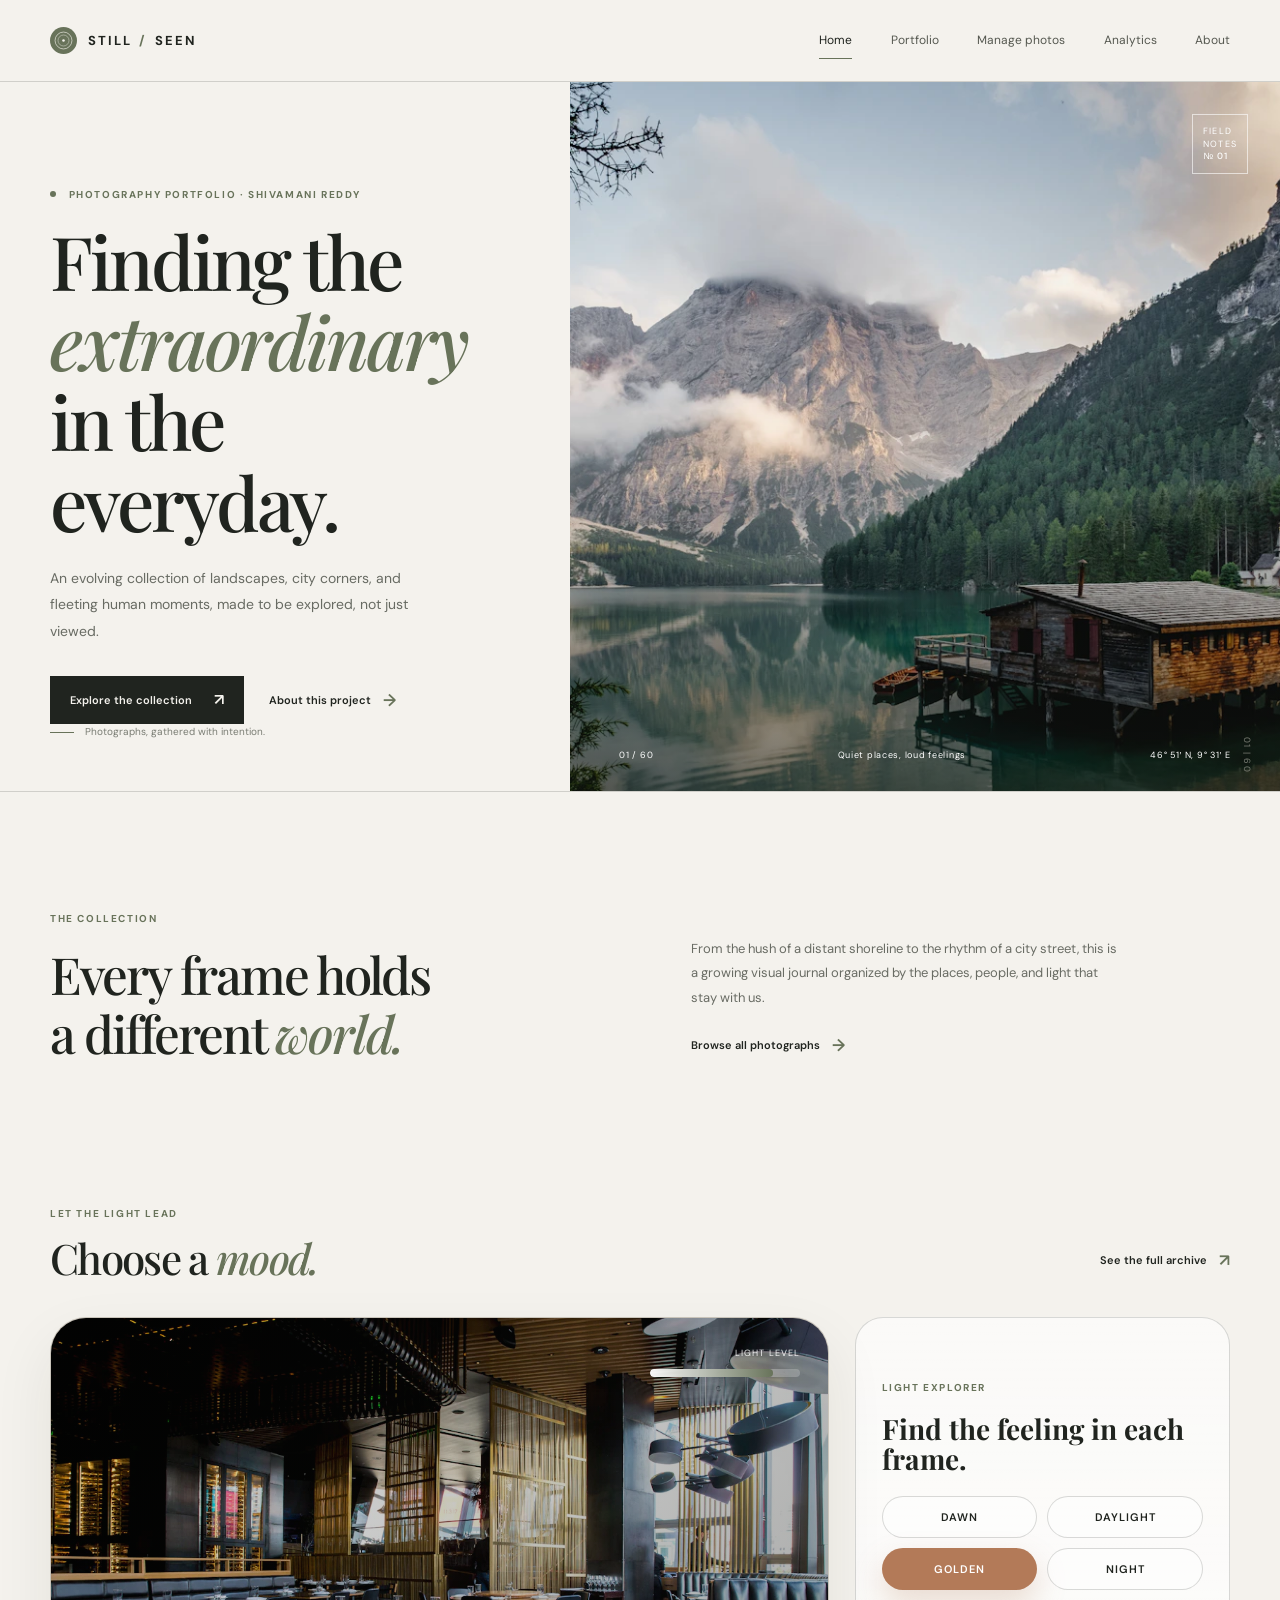
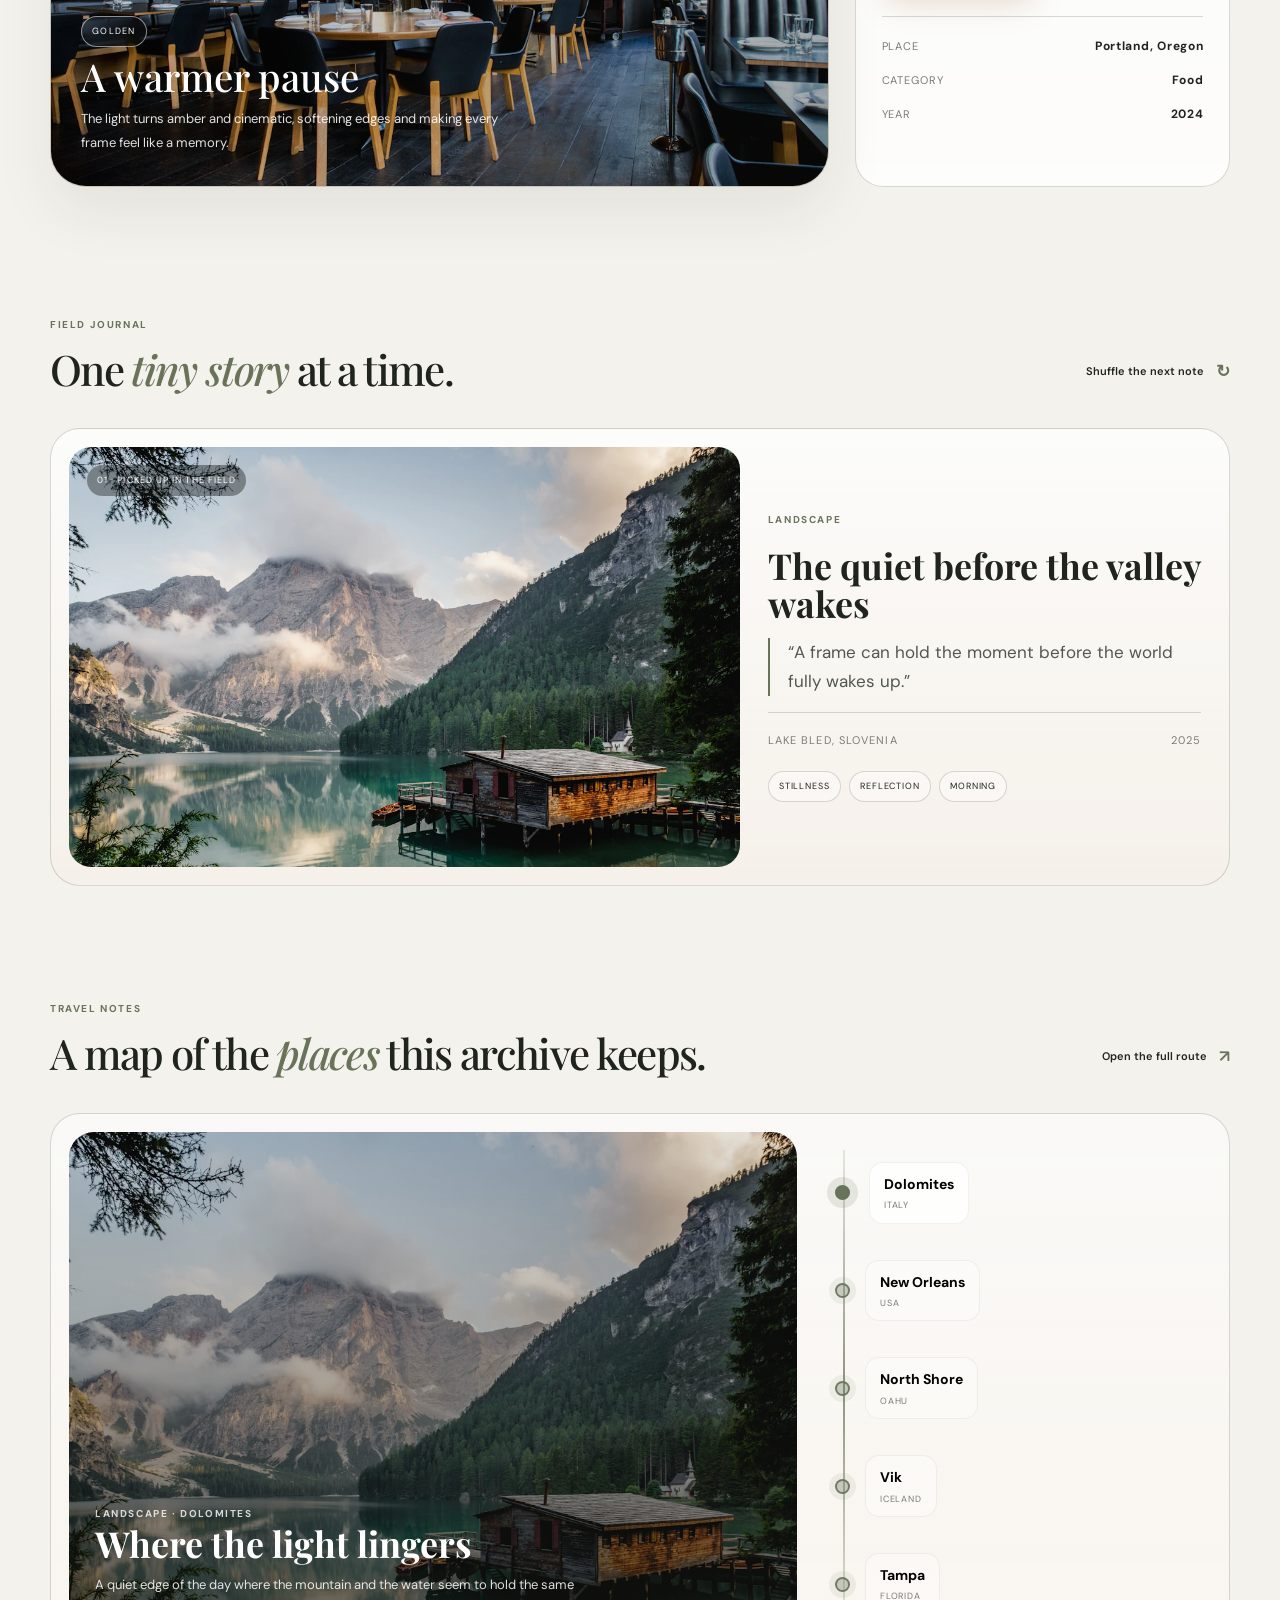
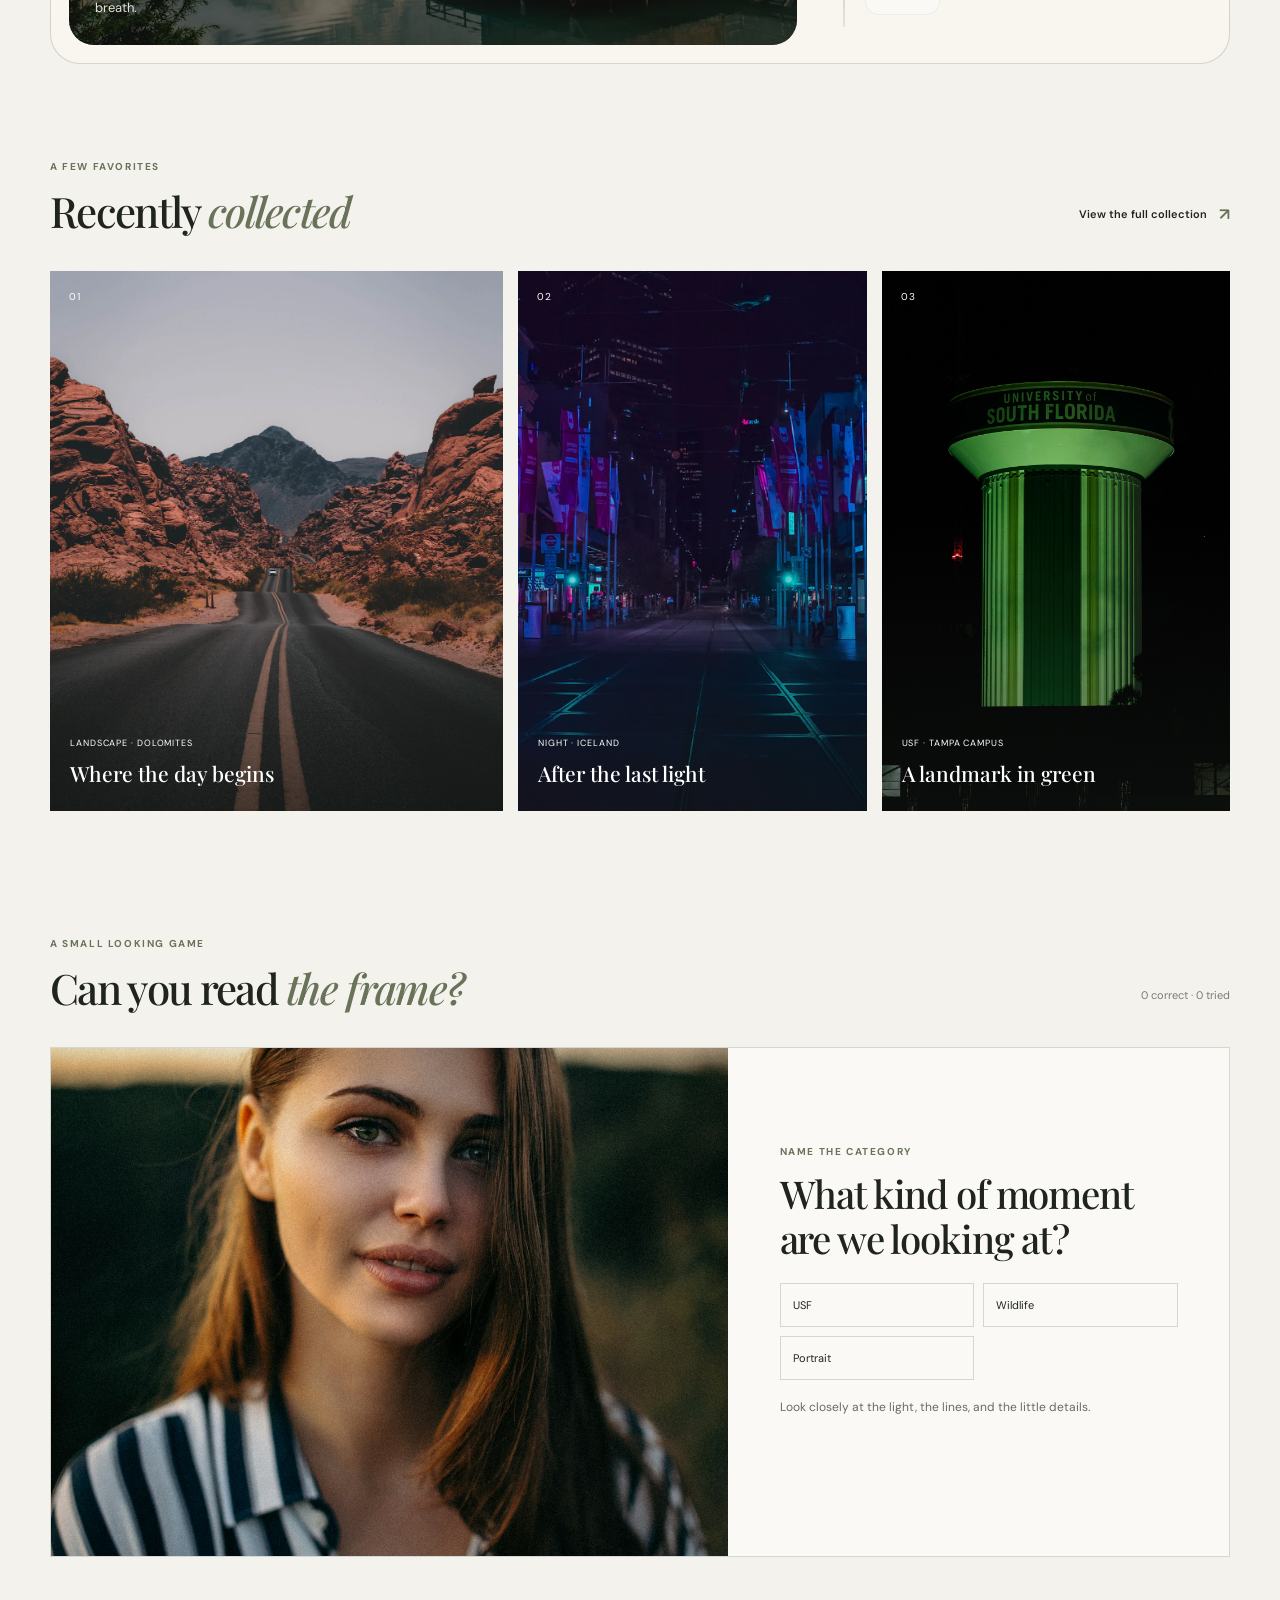
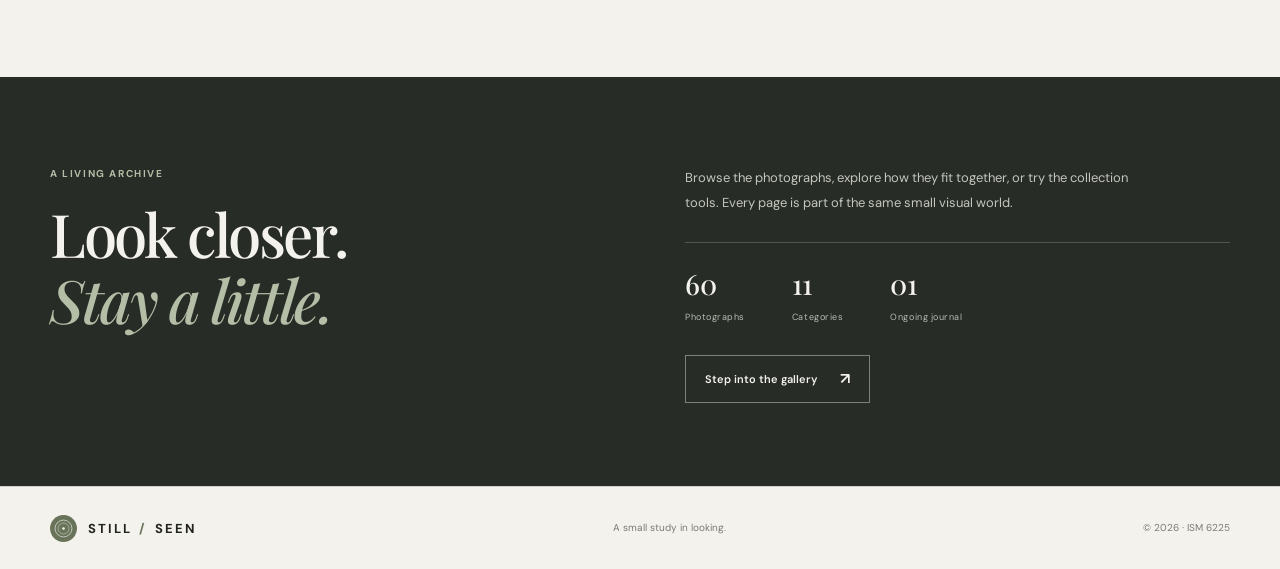
<file: index.html>
<!doctype html>
<html lang="en">
<head>
  <meta charset="utf-8">
  <meta name="viewport" content="width=device-width, initial-scale=1">
  <meta name="description" content="A photography collection exploring people, places, and the small moments in between.">
  <title>Still / Seen | Photography Portfolio</title>
  <link rel="icon" href="img/brand-mark.svg" type="image/svg+xml">
  <link rel="preconnect" href="https://fonts.googleapis.com">
  <link rel="preconnect" href="https://fonts.gstatic.com" crossorigin>
  <link href="https://fonts.googleapis.com/css2?family=DM+Sans:wght@400;500;600;700&family=Playfair+Display:wght@500;600;700&display=swap" rel="stylesheet">
  <link rel="stylesheet" href="css/main.css">
  <script src="js/main.js?v=10" defer></script>
</head>
<body>
  <a class="skip-link" href="#main-content">Skip to content</a>
  <header class="site-header">
    <div class="nav-shell">
      <a class="brand" href="index.html"><img src="img/brand-mark.svg" alt=""><span>STILL <i>/</i> SEEN</span></a>
      <button class="menu-toggle" type="button" aria-expanded="false" aria-controls="primary-nav" aria-label="Open navigation"><span></span><span></span></button>
      <nav class="primary-nav" id="primary-nav" aria-label="Main navigation">
        <a class="current" aria-current="page" href="index.html">Home</a>
        <a href="portfolio.html">Portfolio</a>
        <a href="managephotos.html">Manage photos</a>
        <a href="analytics.html">Analytics</a>
        <a href="aboutus.html">About</a>
      </nav>
    </div>
  </header>
  <main id="main-content" tabindex="-1">
    <section class="hero">
      <div class="hero-copy">
        <p class="eyebrow"><span class="eyebrow-dot"></span> Photography portfolio · Shivamani Reddy</p>
        <h1>Finding the<br><em>extraordinary</em><br>in the everyday.</h1>
        <p class="hero-description">An evolving collection of landscapes, city corners, and fleeting human moments, made to be explored, not just viewed.</p>
        <div class="hero-actions"><a class="button button-dark" href="portfolio.html">Explore the collection <span aria-hidden="true">↗</span></a><a class="text-link" href="aboutus.html">About this project <span aria-hidden="true">→</span></a></div>
        <div class="hero-note"><span class="note-line"></span><span>Photographs, gathered with intention.</span></div>
      </div>
      <div class="hero-visual">
        <img src="img/alpine-lake.webp" alt="Mountain lake reflecting a dramatic, cloud-filled sky">
        <div class="photo-caption"><span>01 / <span data-collection-total>60</span></span><span>Quiet places, loud feelings</span><span>46° 51′ N, 9° 31′ E</span></div>
        <div class="image-stamp">FIELD<br>NOTES<br><b>№ 01</b></div>
      </div>
      <div class="hero-index" aria-hidden="true">01 | <span data-collection-total>60</span></div>
    </section>
    <section class="intro section-wrap">
      <div><p class="eyebrow">The collection</p><h2>Every frame holds<br>a different <em>world.</em></h2></div>
      <div class="intro-aside"><p>From the hush of a distant shoreline to the rhythm of a city street, this is a growing visual journal organized by the places, people, and light that stay with us.</p><a class="text-link" href="portfolio.html">Browse all photographs <span aria-hidden="true">→</span></a></div>
    </section>
    <section class="light-explorer section-wrap" data-light-explorer>
      <div class="section-heading"><div><p class="eyebrow">Let the light lead</p><h2>Choose a <em>mood.</em></h2></div><a class="text-link" href="portfolio.html">See the full archive <span aria-hidden="true">↗</span></a></div>
      <div class="explorer-shell">
        <div class="explorer-visual">
          <img id="light-explorer-image" src="img/dolomites.webp" alt="A dawn landscape in the Dolomites">
          <div class="explorer-overlay">
            <span class="explorer-badge" id="light-mood-label">Dawn</span>
            <h3 id="light-mood-title">A fresh start</h3>
            <p id="light-mood-copy">The first light is quiet and generous, turning the ridgeline into a soft horizon of possibility.</p>
          </div>
          <div class="light-meter" aria-label="Light intensity meter">
            <span>Light level</span>
            <div class="meter-track"><span id="light-meter-fill"></span></div>
          </div>
        </div>
        <div class="explorer-panel">
          <p class="eyebrow">Light explorer</p>
          <h3>Find the feeling in each frame.</h3>
          <div class="mood-buttons" aria-label="Select a light mood">
            <button class="mood-button is-active" type="button" data-mood="dawn">Dawn</button>
            <button class="mood-button" type="button" data-mood="daylight">Daylight</button>
            <button class="mood-button" type="button" data-mood="golden">Golden</button>
            <button class="mood-button" type="button" data-mood="night">Night</button>
          </div>
          <div class="mood-facts">
            <div><span>Place</span><strong id="light-location">Dolomites, Italy</strong></div>
            <div><span>Category</span><strong id="light-category">Landscape</strong></div>
            <div><span>Year</span><strong id="light-year">2026</strong></div>
          </div>
        </div>
      </div>
    </section>
    <section class="story-reel section-wrap" data-story-reel>
      <div class="section-heading"><div><p class="eyebrow">Field journal</p><h2>One <em>tiny story</em> at a time.</h2></div><button class="text-link button-inline" type="button" id="shuffle-story" aria-label="Show another story">Shuffle the next note <span aria-hidden="true">↻</span></button></div>
      <div class="story-shell">
        <div class="story-visual">
          <img id="story-image" src="img/alpine-lake.webp" alt="A reflective mountain lake at dawn">
          <div class="story-badge" id="story-badge">01 · Picked up in the field</div>
        </div>
        <div class="story-copy">
          <p class="eyebrow" id="story-category">Landscape</p>
          <h3 id="story-title">The quiet before the valley wakes</h3>
          <blockquote id="story-quote">“A frame can hold the moment before the world fully wakes up.”</blockquote>
          <div class="story-meta">
            <span id="story-location">Lake Bled, Slovenia</span>
            <span id="story-year">2025</span>
          </div>
          <div class="story-tags" id="story-tags">
            <span>Stillness</span>
            <span>Reflection</span>
            <span>Morning</span>
          </div>
        </div>
      </div>
    </section>
    <section class="journey-map section-wrap" data-journey-map>
      <div class="section-heading"><div><p class="eyebrow">Travel notes</p><h2>A map of the <em>places</em> this archive keeps.</h2></div><a class="text-link" href="portfolio.html">Open the full route <span aria-hidden="true">↗</span></a></div>
      <div class="journey-shell">
        <div class="journey-preview">
          <img id="journey-image" src="img/alpine-lake.webp" alt="A mountain lake at dawn">
          <div class="journey-overlay">
            <span class="eyebrow" id="journey-meta">Landscape · Dolomites</span>
            <h3 id="journey-title">Where the light lingers</h3>
            <p id="journey-description">A quiet edge of the day where the mountain and the water seem to hold the same breath.</p>
          </div>
        </div>
        <div class="journey-route" aria-label="Collection route map">
          <button class="route-stop is-active" type="button" data-journey-index="0"><span class="marker"></span><span class="stop-copy"><strong>Dolomites</strong><small>Italy</small></span></button>
          <button class="route-stop" type="button" data-journey-index="1"><span class="marker"></span><span class="stop-copy"><strong>New Orleans</strong><small>USA</small></span></button>
          <button class="route-stop" type="button" data-journey-index="2"><span class="marker"></span><span class="stop-copy"><strong>North Shore</strong><small>Oahu</small></span></button>
          <button class="route-stop" type="button" data-journey-index="3"><span class="marker"></span><span class="stop-copy"><strong>Vik</strong><small>Iceland</small></span></button>
          <button class="route-stop" type="button" data-journey-index="4"><span class="marker"></span><span class="stop-copy"><strong>Tampa</strong><small>Florida</small></span></button>
        </div>
      </div>
    </section>
    <section class="featured section-wrap">
      <div class="section-heading"><div><p class="eyebrow">A few favorites</p><h2>Recently <em>collected</em></h2></div><a class="text-link" href="portfolio.html">View the full collection <span aria-hidden="true">↗</span></a></div>
      <div class="featured-grid">
        <a class="featured-card featured-large" href="portfolio.html?photo=p01"><img src="img/dolomites.webp" alt="Sunlit mountain landscape beneath an open sky" loading="lazy"><span class="card-number">01</span><span class="featured-label"><span>Landscape · Dolomites</span><b>Where the day begins</b></span></a>
        <a class="featured-card" href="portfolio.html?photo=p02"><img src="img/night-sky.webp" alt="Night sky and mountain silhouettes" loading="lazy"><span class="card-number">02</span><span class="featured-label"><span>Night · Iceland</span><b>After the last light</b></span></a>
        <a class="featured-card" href="portfolio.html?photo=p26"><img src="img/usf-water-tower.jpg" alt="The University of South Florida campus water tower" loading="lazy"><span class="card-number">03</span><span class="featured-label"><span>USF · Tampa campus</span><b>A landmark in green</b></span></a>
      </div>
    </section>
    <section class="frame-game section-wrap" data-frame-game aria-labelledby="frame-game-title">
      <div class="section-heading"><div><p class="eyebrow">A small looking game</p><h2 id="frame-game-title">Can you read <em>the frame?</em></h2></div><p class="frame-game-score" id="frame-game-score" aria-live="polite">0 correct · 0 tried</p></div>
      <div class="frame-game-shell">
        <div class="frame-game-image"><img id="frame-game-image" src="img/dolomites.webp" alt="A mountain landscape from the collection"></div>
        <div class="frame-game-card">
          <p class="eyebrow">Name the category</p>
          <h3 id="frame-game-prompt">What kind of moment are we looking at?</h3>
          <div class="frame-game-options" id="frame-game-options" role="group" aria-label="Choose the photograph category"></div>
          <p class="frame-game-feedback" id="frame-game-feedback" aria-live="polite">Look closely at the light, the lines, and the little details.</p>
          <button class="button button-dark frame-game-next" id="frame-game-next" type="button">Show me another <span aria-hidden="true">↻</span></button>
          <a class="text-link frame-game-browse" id="frame-game-browse" href="portfolio.html">Browse the collection <span aria-hidden="true">↗</span></a>
        </div>
      </div>
    </section>
    <section class="home-bottom">
      <div class="section-wrap bottom-inner"><div><p class="eyebrow">A living archive</p><h2>Look closer.<br><em>Stay a little.</em></h2></div><div class="bottom-right"><p>Browse the photographs, explore how they fit together, or try the collection tools. Every page is part of the same small visual world.</p><div class="stat-line"><div><strong data-stat-total>0</strong><span>Photographs</span></div><div><strong data-stat-categories>0</strong><span>Categories</span></div><div><strong>01</strong><span>Ongoing journal</span></div></div><a class="button button-light" href="portfolio.html">Step into the gallery <span aria-hidden="true">↗</span></a></div></div>
    </section>
  </main>
  <footer class="site-footer"><div class="footer-inner"><a class="brand" href="index.html"><img src="img/brand-mark.svg" alt=""><span>STILL <i>/</i> SEEN</span></a><span>A small study in looking.</span><span>© <span data-year></span> · ISM 6225</span></div></footer>
</body>
</html>
</file>
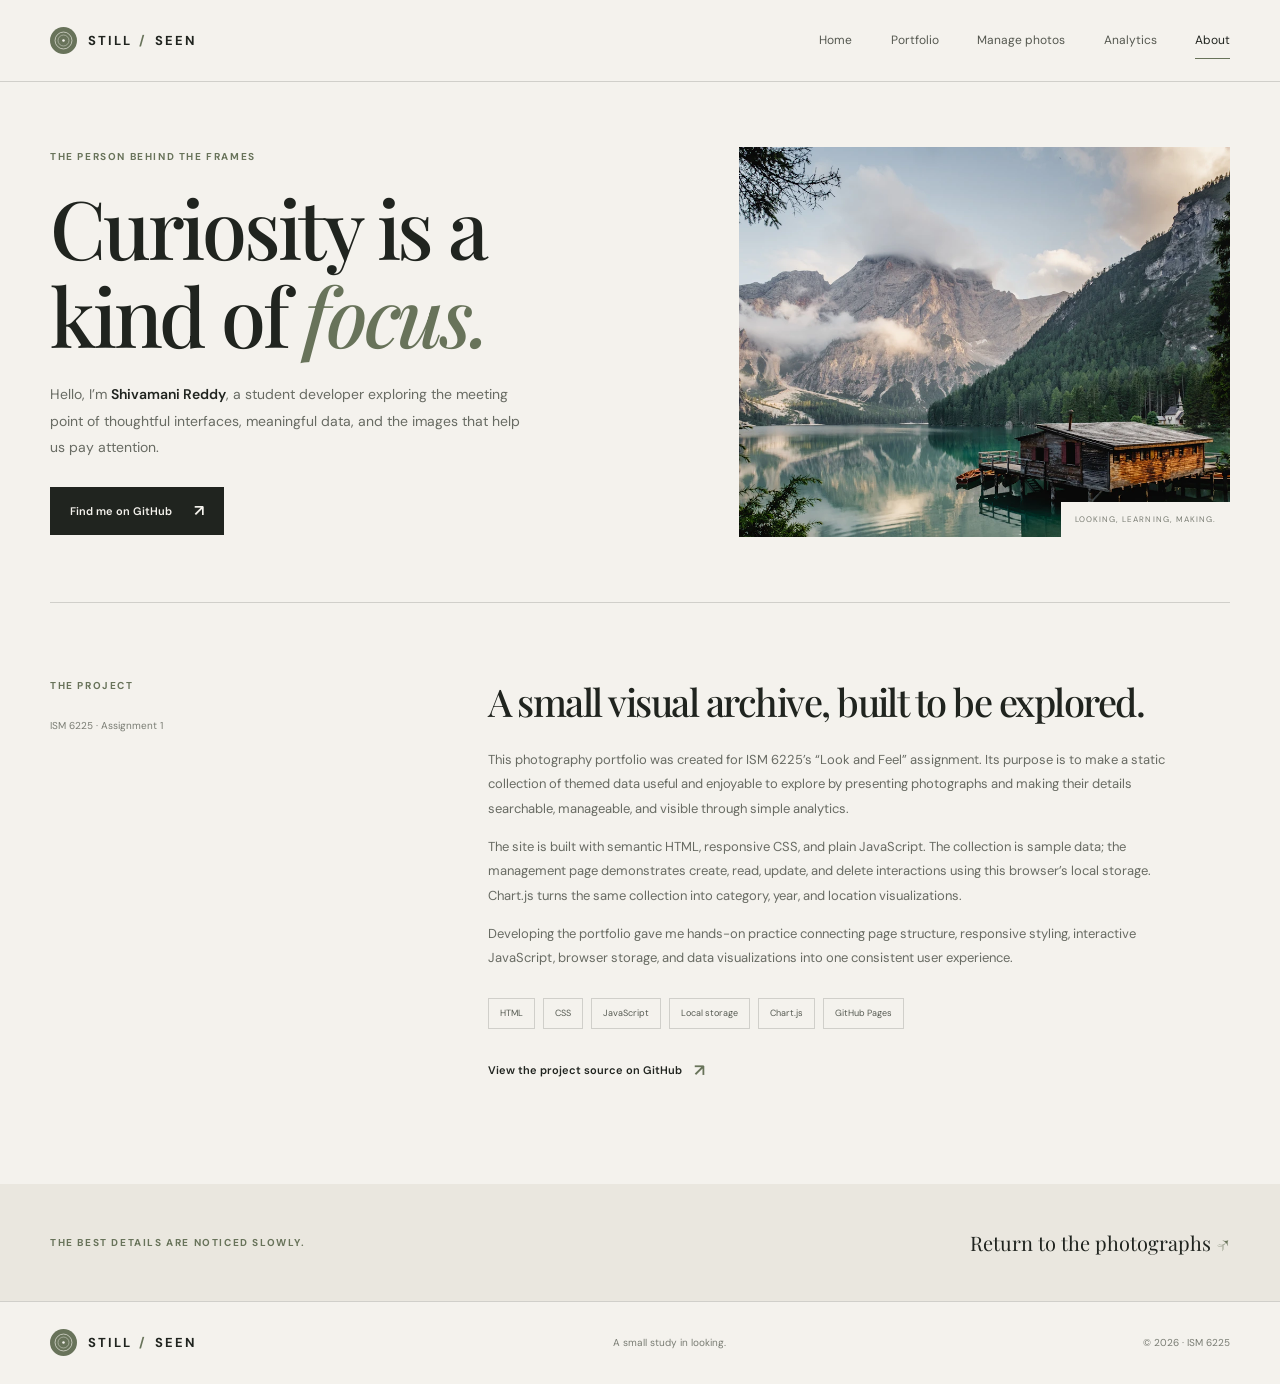
<file: aboutus.html>
<!doctype html>
<html lang="en">
<head>
  <meta charset="utf-8">
  <meta name="viewport" content="width=device-width, initial-scale=1">
  <meta name="description" content="About the student developer and the ideas and technologies behind Still / Seen.">
  <title>About the Project | Still / Seen</title>
  <link rel="icon" href="img/brand-mark.svg" type="image/svg+xml">
  <link rel="preconnect" href="https://fonts.googleapis.com">
  <link rel="preconnect" href="https://fonts.gstatic.com" crossorigin>
  <link href="https://fonts.googleapis.com/css2?family=DM+Sans:wght@400;500;600;700&family=Playfair+Display:wght@500;600;700&display=swap" rel="stylesheet">
  <link rel="stylesheet" href="css/main.css">
  <script src="js/main.js?v=10" defer></script>
</head>
<body>
  <a class="skip-link" href="#main-content">Skip to content</a>
  <header class="site-header"><div class="nav-shell">
    <a class="brand" href="index.html"><img src="img/brand-mark.svg" alt=""><span>STILL <i>/</i> SEEN</span></a>
    <button class="menu-toggle" type="button" aria-expanded="false" aria-controls="primary-nav" aria-label="Open navigation"><span></span><span></span></button>
    <nav class="primary-nav" id="primary-nav" aria-label="Main navigation"><a href="index.html">Home</a><a href="portfolio.html">Portfolio</a><a href="managephotos.html">Manage photos</a><a href="analytics.html">Analytics</a><a class="current" aria-current="page" href="aboutus.html">About</a></nav>
  </div></header>
  <main id="main-content" tabindex="-1">
    <section class="about-hero section-wrap"><div><p class="eyebrow">The person behind the frames</p><h1>Curiosity is a<br>kind of <em>focus.</em></h1><p class="about-lead">Hello, I’m <strong>Shivamani Reddy</strong>, a student developer exploring the meeting point of thoughtful interfaces, meaningful data, and the images that help us pay attention.</p><a class="button button-dark" href="https://github.com/GuthaShivamaniReddy" target="_blank" rel="noopener noreferrer">Find me on GitHub <span aria-hidden="true">↗</span></a></div><div class="about-image"><img src="img/alpine-lake.webp" alt="A calm mountain landscape with a still lake" loading="lazy"><span>LOOKING, LEARNING, MAKING.</span></div></section>
    <section class="about-body section-wrap"><div class="about-kicker"><p class="eyebrow">The project</p><span>ISM 6225 · Assignment 1</span></div><div class="about-story"><h2>A small visual archive, built to be explored.</h2><p>This photography portfolio was created for ISM 6225’s “Look and Feel” assignment. Its purpose is to make a static collection of themed data useful and enjoyable to explore by presenting photographs and making their details searchable, manageable, and visible through simple analytics.</p><p>The site is built with semantic HTML, responsive CSS, and plain JavaScript. The collection is sample data; the management page demonstrates create, read, update, and delete interactions using this browser’s local storage. Chart.js turns the same collection into category, year, and location visualizations.</p><p>Developing the portfolio gave me hands-on practice connecting page structure, responsive styling, interactive JavaScript, browser storage, and data visualizations into one consistent user experience.</p><div class="tech-tags"><span>HTML</span><span>CSS</span><span>JavaScript</span><span>Local storage</span><span>Chart.js</span><span>GitHub Pages</span></div><a class="text-link" href="https://github.com/GuthaShivamaniReddy/Still-Seen.github.io" target="_blank" rel="noopener noreferrer">View the project source on GitHub <span aria-hidden="true">↗</span></a></div></section>
    <section class="about-end"><div class="section-wrap"><p class="eyebrow">The best details are noticed slowly.</p><a href="portfolio.html">Return to the photographs <span aria-hidden="true">↗</span></a></div></section>
  </main>
  <footer class="site-footer"><div class="footer-inner"><a class="brand" href="index.html"><img src="img/brand-mark.svg" alt=""><span>STILL <i>/</i> SEEN</span></a><span>A small study in looking.</span><span>© <span data-year></span> · ISM 6225</span></div></footer>
</body>
</html>
</file>
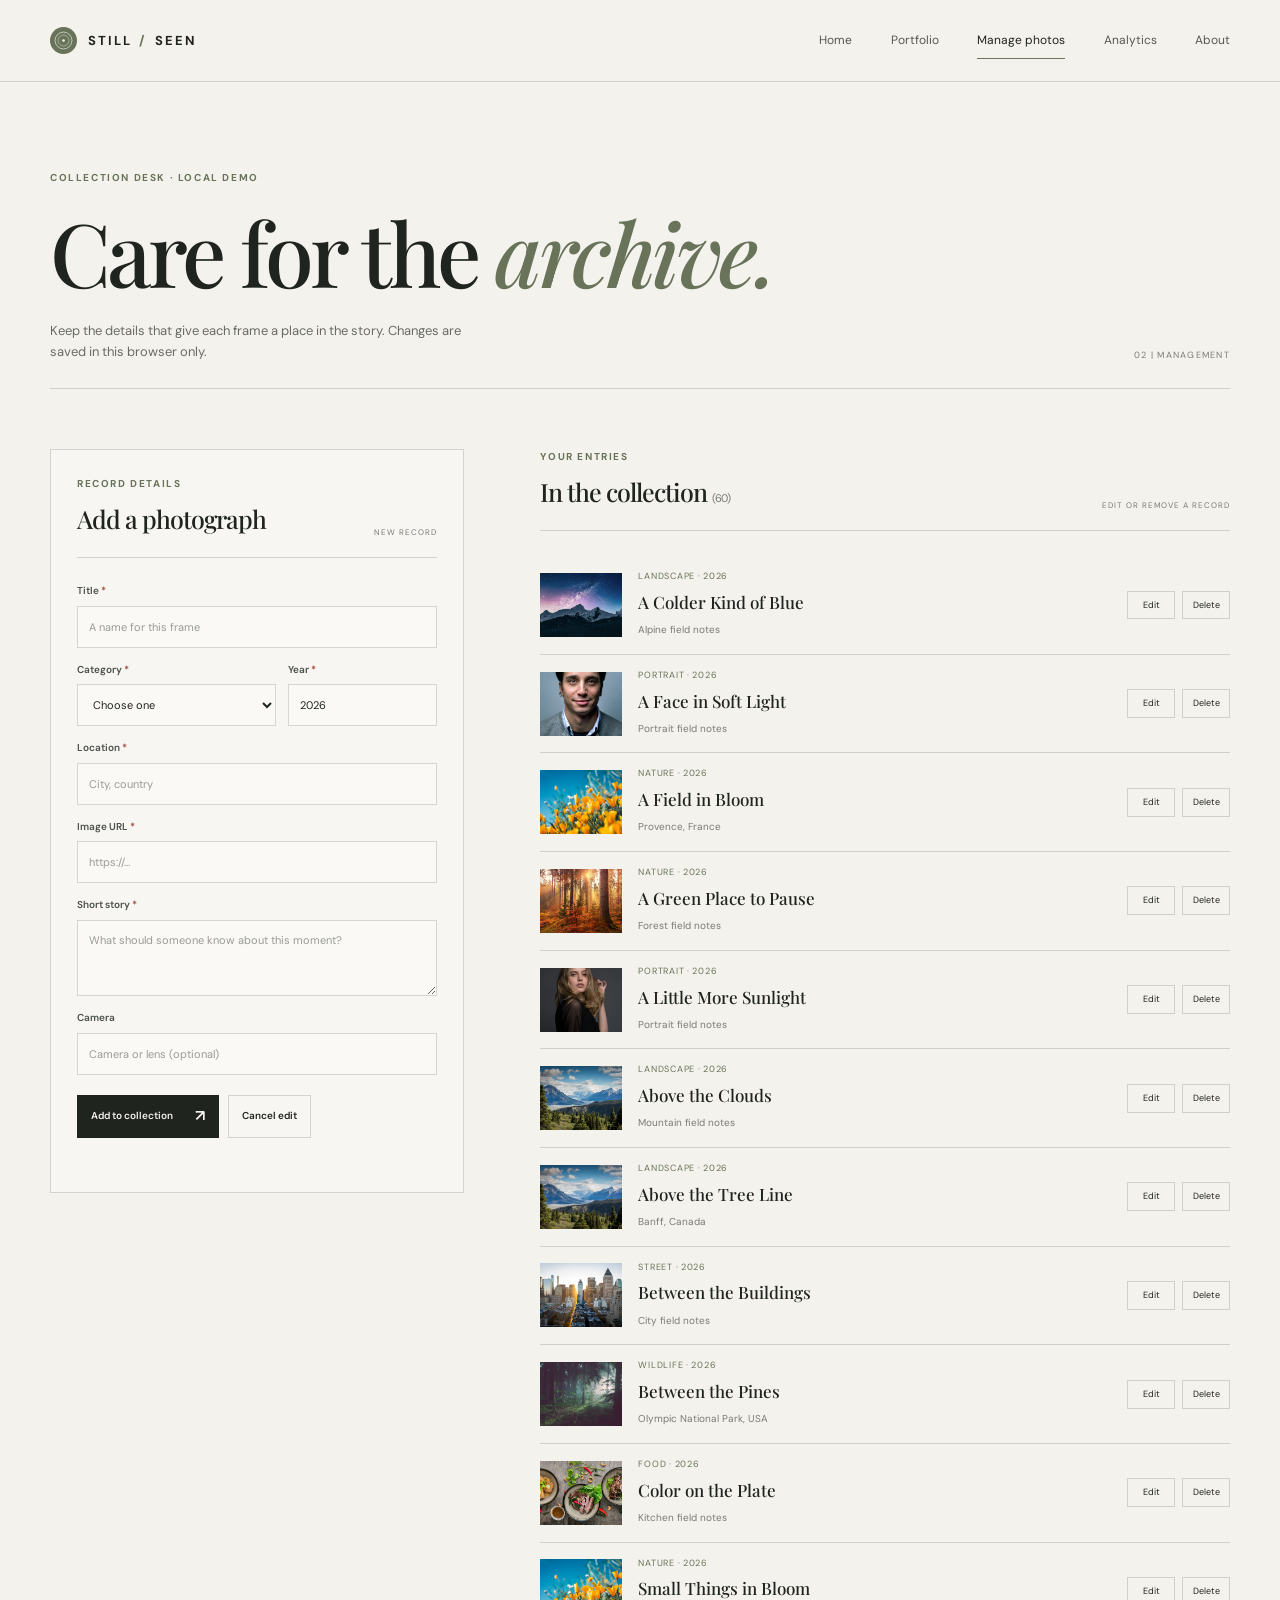
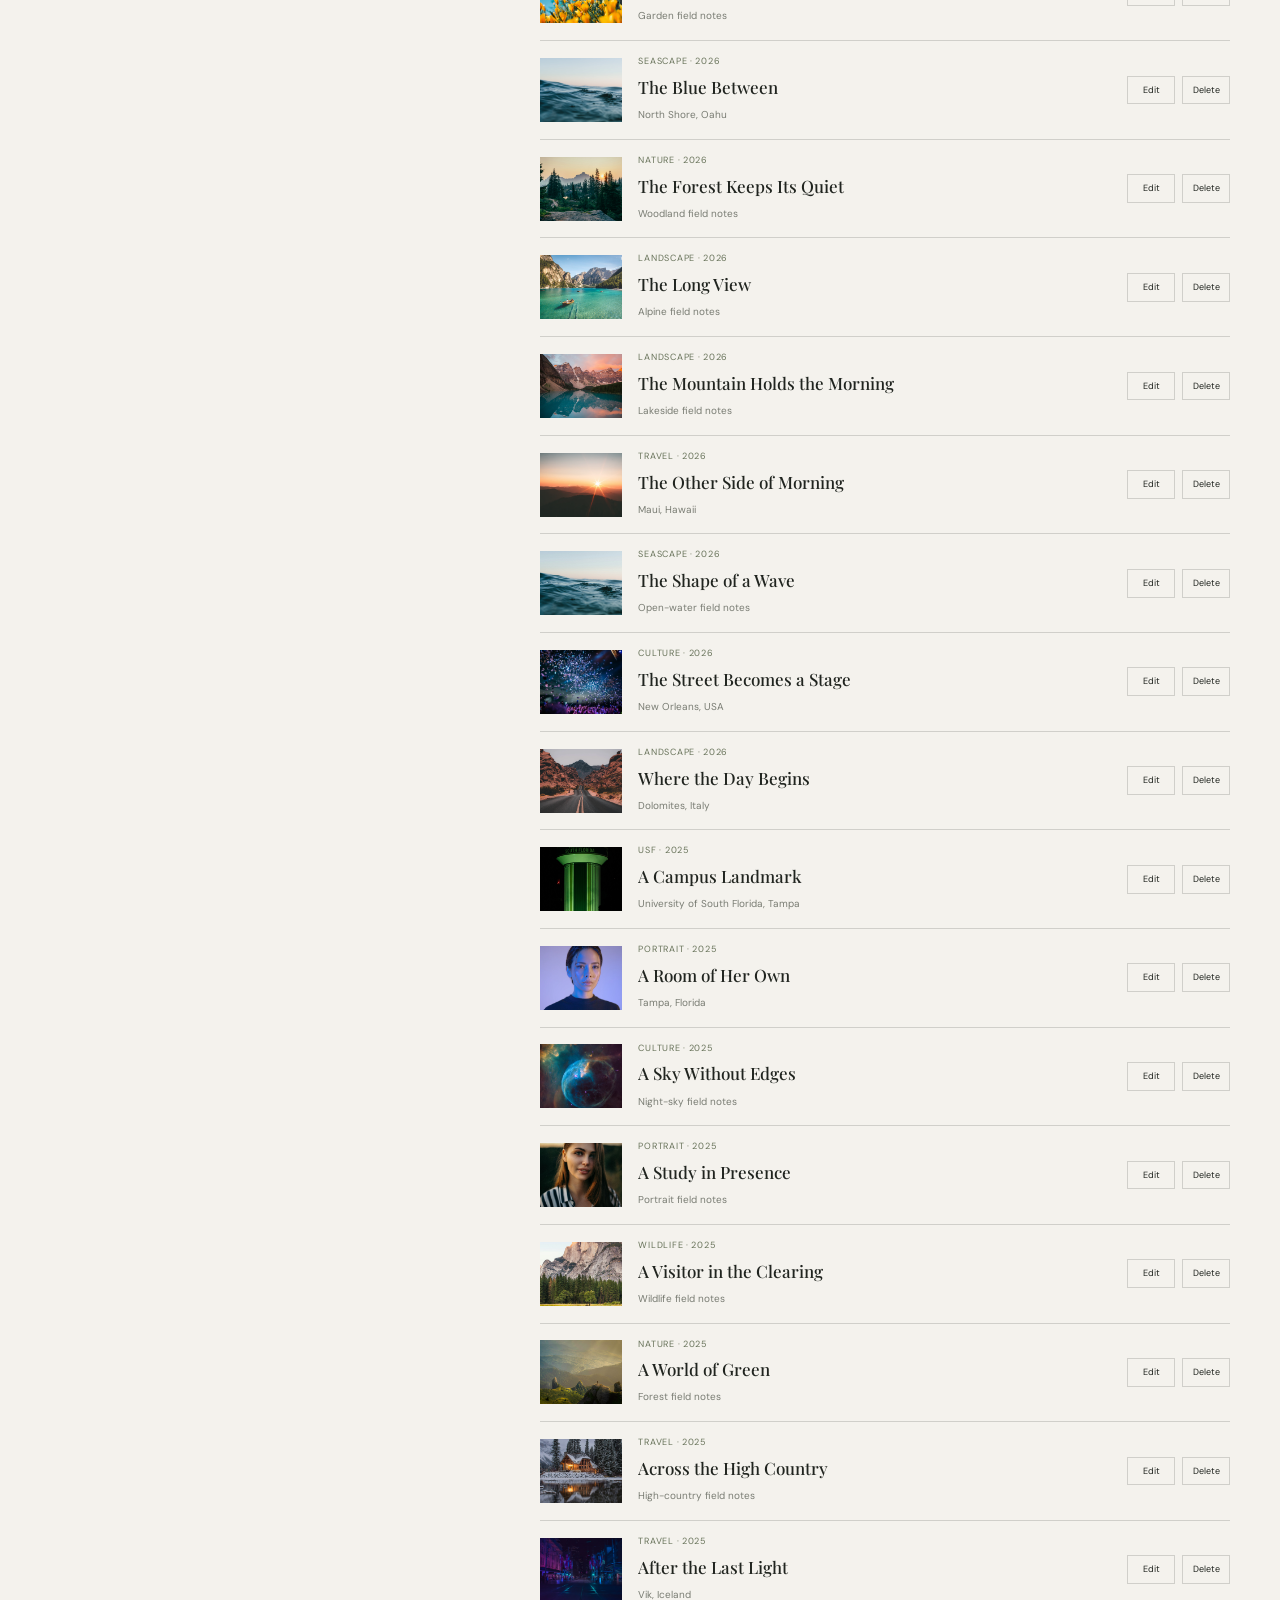
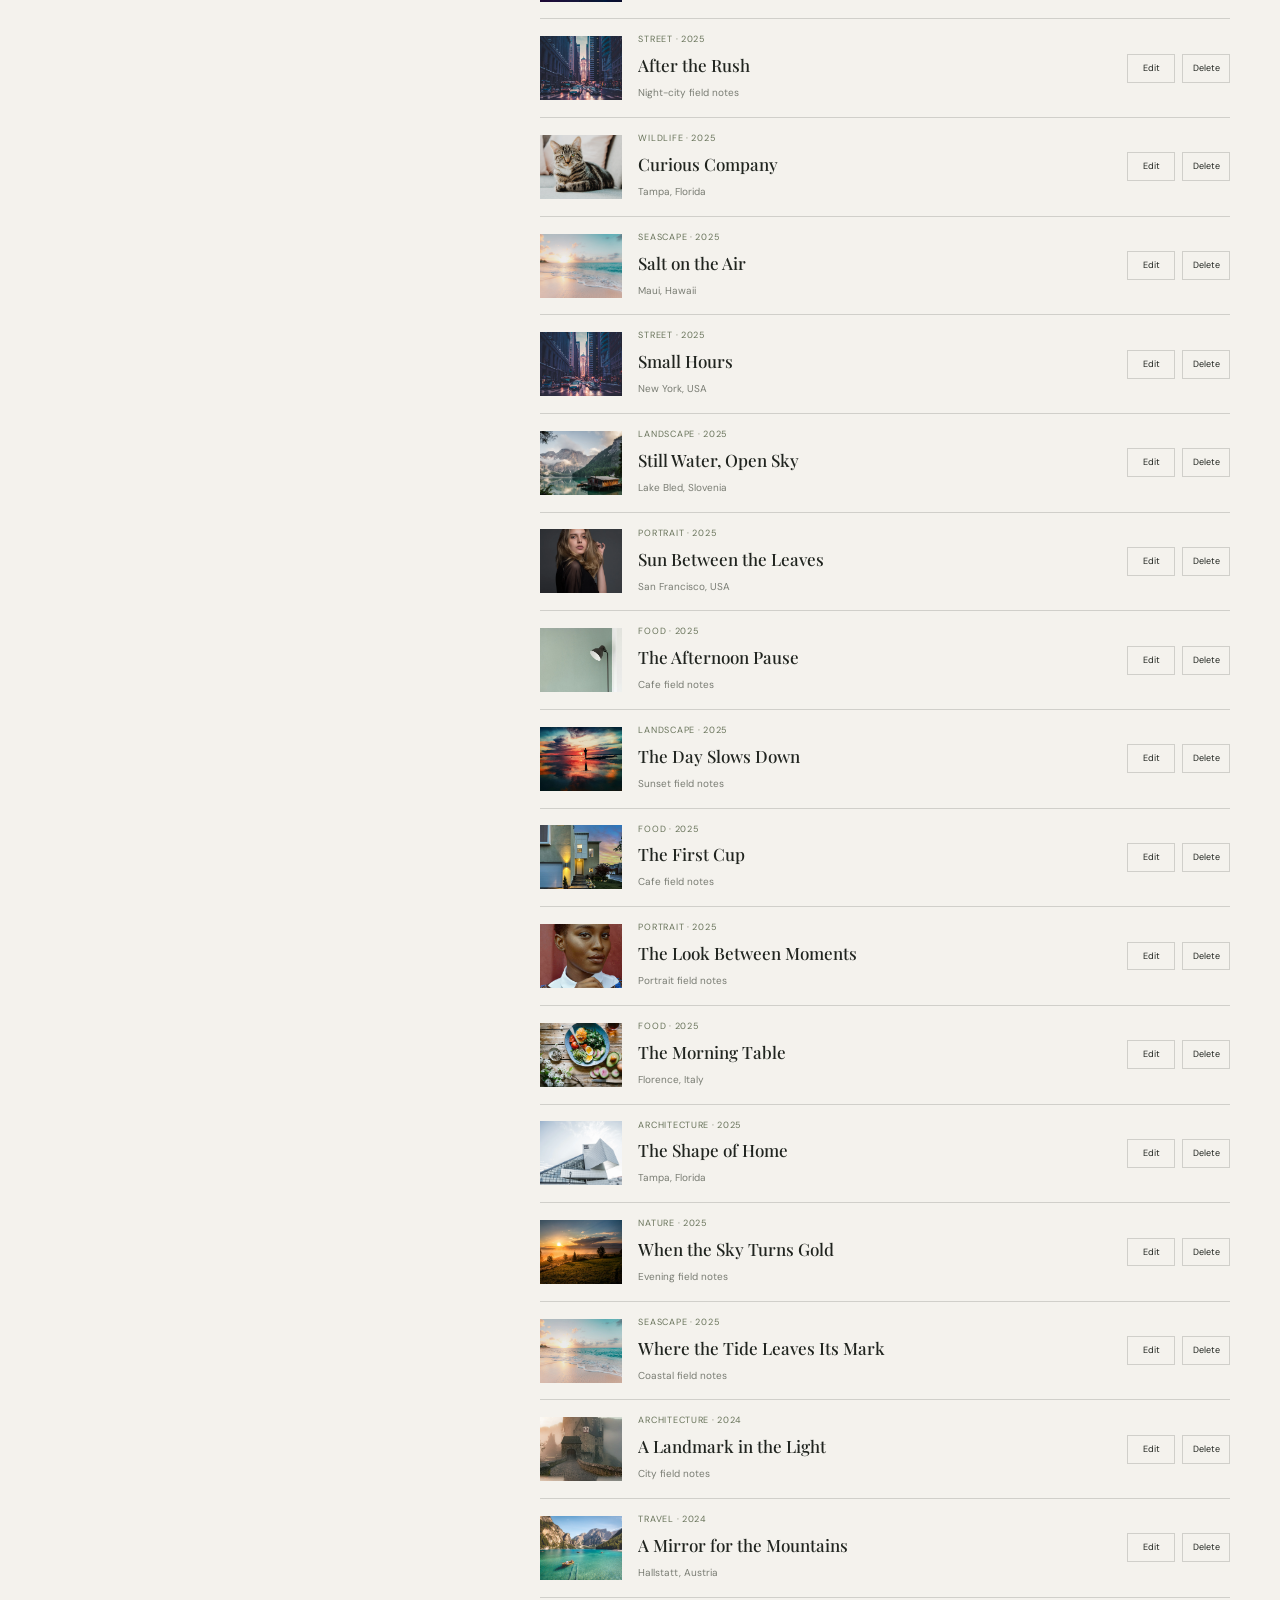
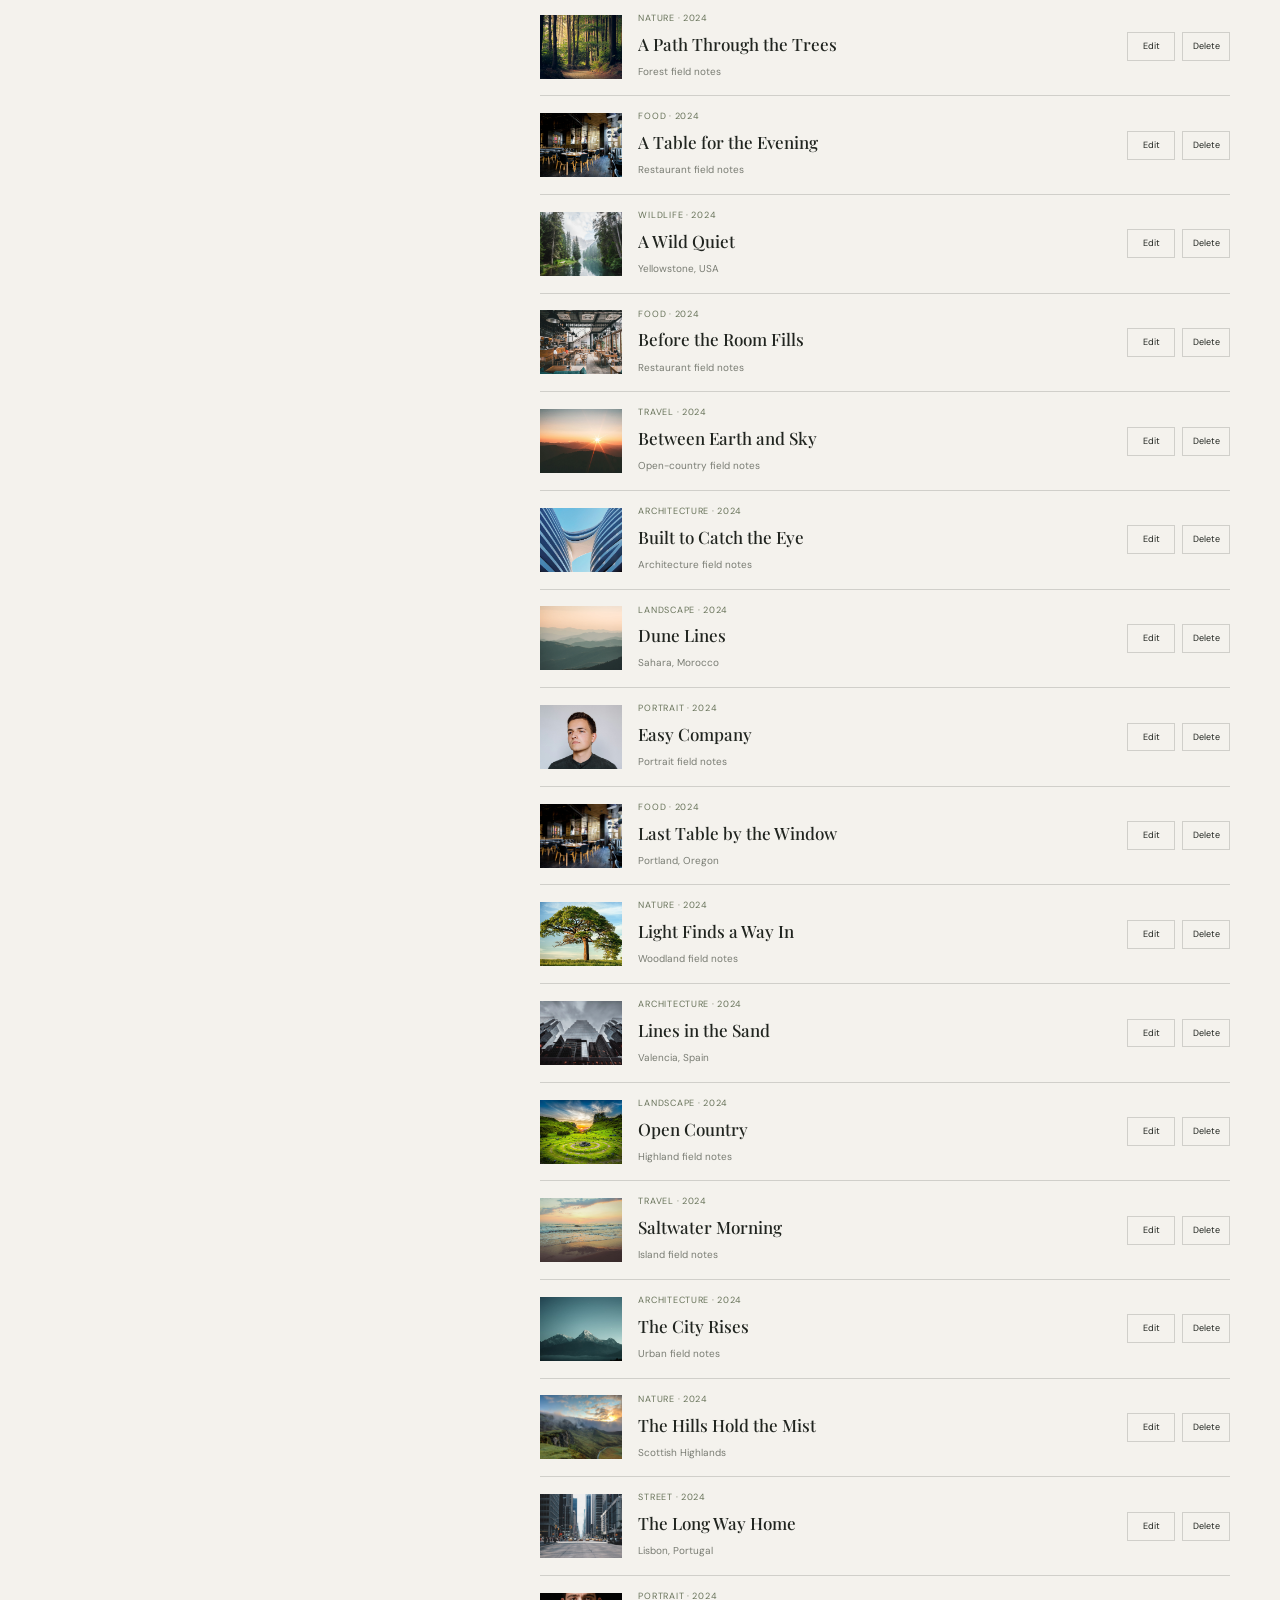
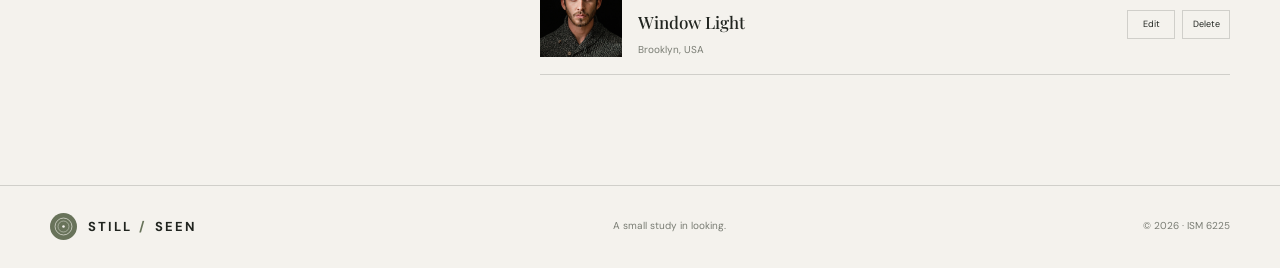
<file: managephotos.html>
<!doctype html>
<html lang="en">
<head>
  <meta charset="utf-8">
  <meta name="viewport" content="width=device-width, initial-scale=1">
  <meta name="description" content="Add, view, update, and remove entries in the photography collection.">
  <title>Collection Desk | Still / Seen</title>
  <link rel="icon" href="img/brand-mark.svg" type="image/svg+xml">
  <link rel="preconnect" href="https://fonts.googleapis.com">
  <link rel="preconnect" href="https://fonts.gstatic.com" crossorigin>
  <link href="https://fonts.googleapis.com/css2?family=DM+Sans:wght@400;500;600;700&family=Playfair+Display:wght@500;600;700&display=swap" rel="stylesheet">
  <link rel="stylesheet" href="css/main.css">
  <script src="js/main.js?v=10" defer></script>
</head>
<body>
  <a class="skip-link" href="#main-content">Skip to content</a>
  <header class="site-header"><div class="nav-shell">
    <a class="brand" href="index.html"><img src="img/brand-mark.svg" alt=""><span>STILL <i>/</i> SEEN</span></a>
    <button class="menu-toggle" type="button" aria-expanded="false" aria-controls="primary-nav" aria-label="Open navigation"><span></span><span></span></button>
    <nav class="primary-nav" id="primary-nav" aria-label="Main navigation"><a href="index.html">Home</a><a href="portfolio.html">Portfolio</a><a class="current" aria-current="page" href="managephotos.html">Manage photos</a><a href="analytics.html">Analytics</a><a href="aboutus.html">About</a></nav>
  </div></header>
  <main id="main-content" tabindex="-1">
    <section class="page-intro section-wrap"><p class="eyebrow">Collection desk · Local demo</p><h1>Care for the <em>archive.</em></h1><div class="page-intro-row"><p>Keep the details that give each frame a place in the story. Changes are saved in this browser only.</p><span class="page-index">02 | MANAGEMENT</span></div></section>
    <section class="manager-layout section-wrap">
      <form class="entry-form" id="photo-form">
        <div class="form-heading"><div><p class="eyebrow">Record details</p><h2 id="form-heading">Add a photograph</h2></div><span class="record-number" id="form-mode">NEW RECORD</span></div>
        <input id="photo-id" type="hidden">
        <label class="form-field"><span>Title <b>*</b></span><input id="photo-title" name="title" maxlength="80" required placeholder="A name for this frame"></label>
        <div class="form-row">
          <label class="form-field"><span>Category <b>*</b></span><select id="photo-category" name="category" required><option value="">Choose one</option><option>Landscape</option><option>Portrait</option><option>Street</option><option>Travel</option><option>Architecture</option><option>Wildlife</option><option>Seascape</option><option>Nature</option><option>Food</option><option>Culture</option><option>USF</option></select></label>
          <label class="form-field"><span>Year <b>*</b></span><input id="photo-year" name="year" type="number" min="1900" max="2100" required value="2026"></label>
        </div>
        <label class="form-field"><span>Location <b>*</b></span><input id="photo-location" name="location" maxlength="100" required placeholder="City, country"></label>
        <label class="form-field"><span>Image URL <b>*</b></span><input id="photo-image" name="image" type="url" required placeholder="https://…"></label>
        <label class="form-field"><span>Short story <b>*</b></span><textarea id="photo-description" name="description" rows="3" maxlength="240" required placeholder="What should someone know about this moment?"></textarea></label>
        <label class="form-field"><span>Camera</span><input id="photo-camera" name="camera" maxlength="80" placeholder="Camera or lens (optional)"></label>
        <div class="form-actions"><button class="button button-dark" id="submit-photo" type="submit">Add to collection <span aria-hidden="true">↗</span></button><button class="button button-quiet" id="cancel-edit" type="button" hidden>Cancel edit</button></div>
        <p class="form-feedback" id="form-feedback" role="status" aria-live="polite"></p>
      </form>
      <div class="records-panel">
        <div class="records-heading"><div><p class="eyebrow">Your entries</p><h2>In the collection <span id="record-count"></span></h2></div><p>EDIT OR REMOVE A RECORD</p></div>
        <div class="records-list" id="records-list"></div>
        <p class="empty-state" id="records-empty" hidden>No records yet. Add the first photograph using the form.</p>
      </div>
    </section>
  </main>
  <footer class="site-footer"><div class="footer-inner"><a class="brand" href="index.html"><img src="img/brand-mark.svg" alt=""><span>STILL <i>/</i> SEEN</span></a><span>A small study in looking.</span><span>© <span data-year></span> · ISM 6225</span></div></footer>
</body>
</html>
</file>
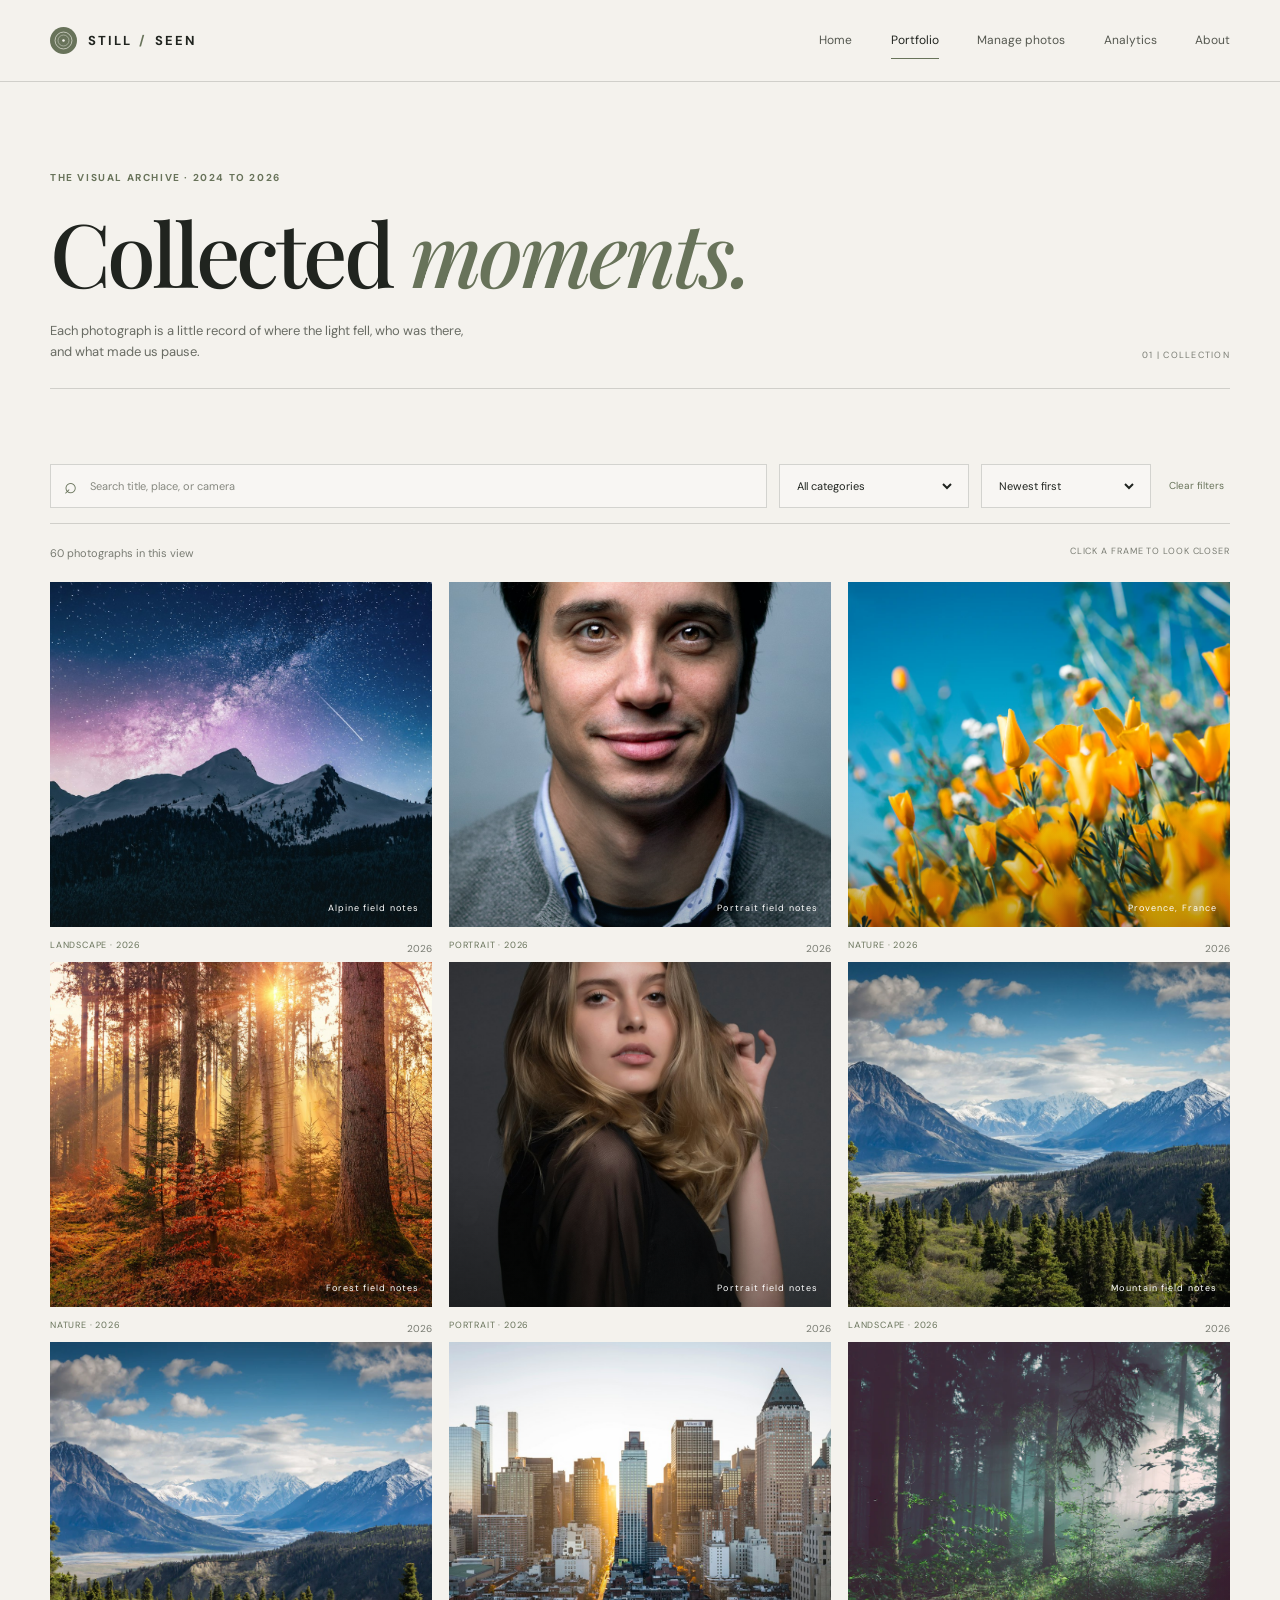
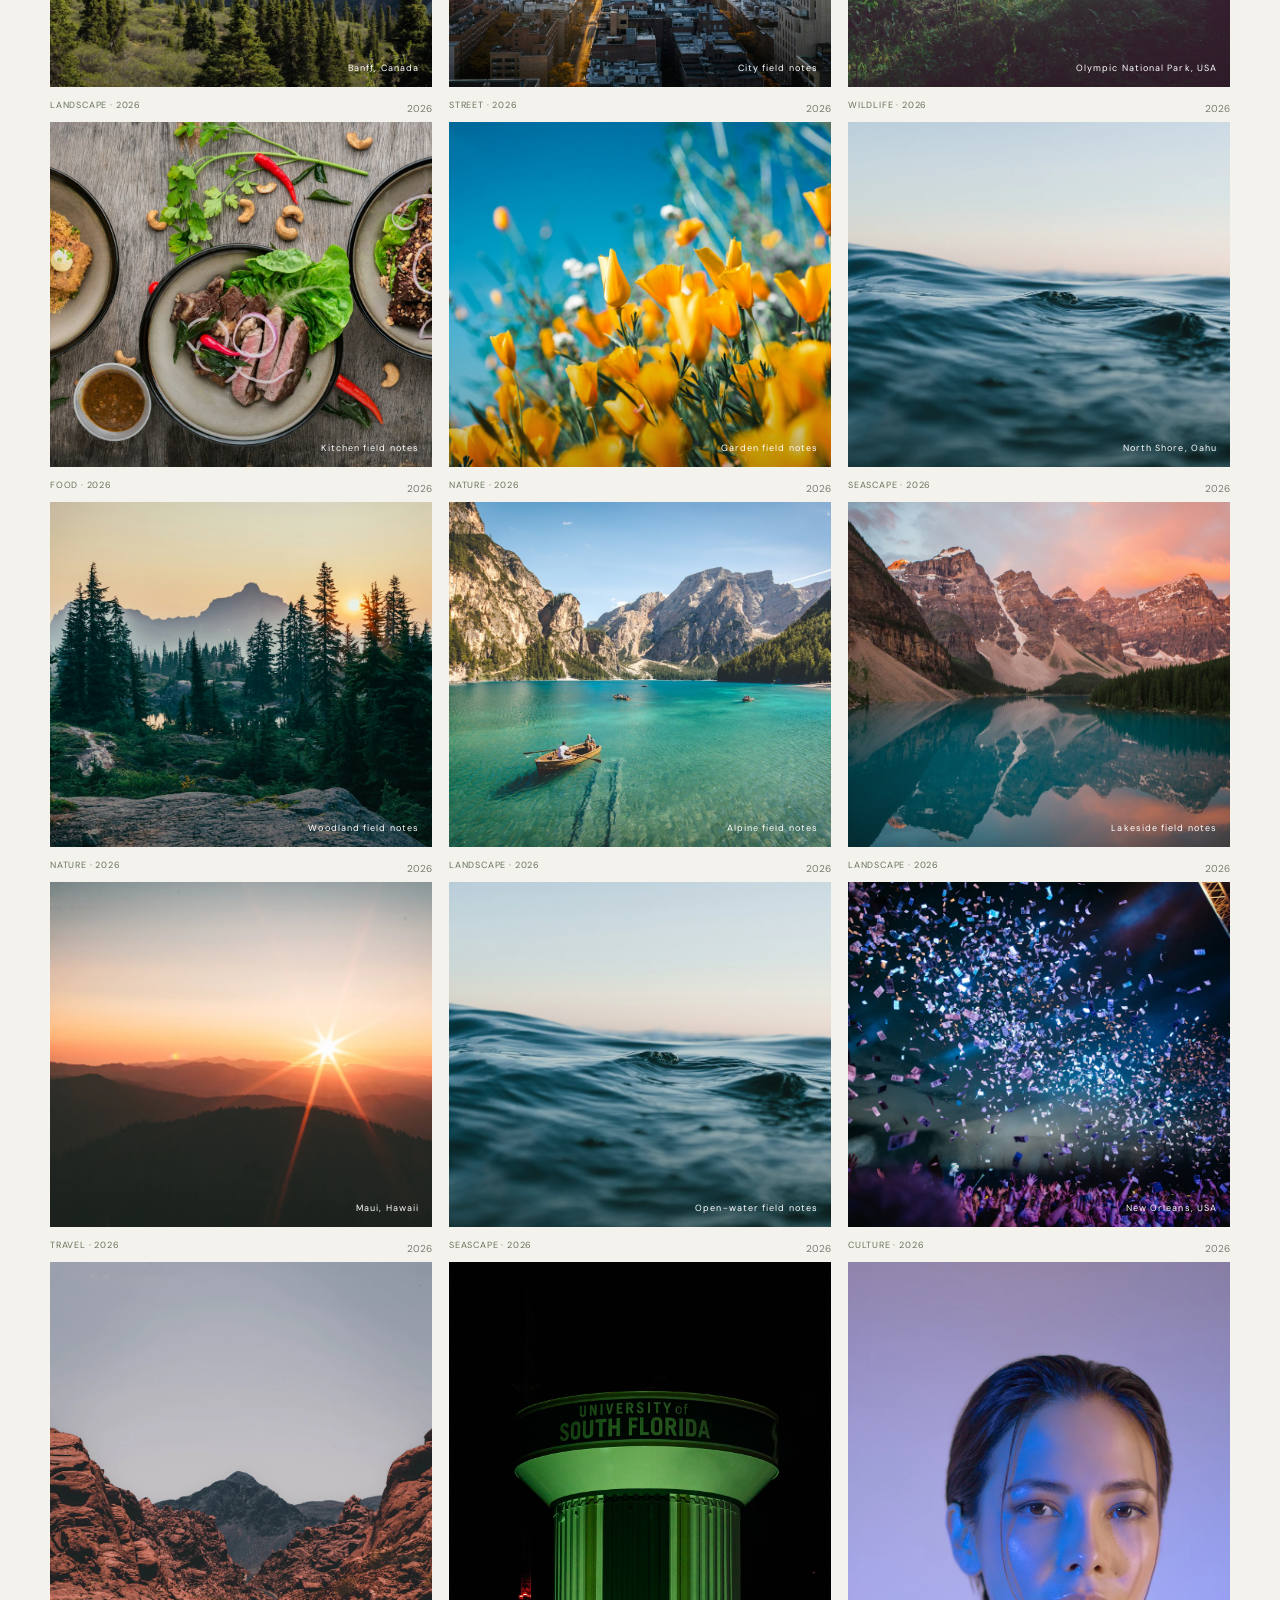
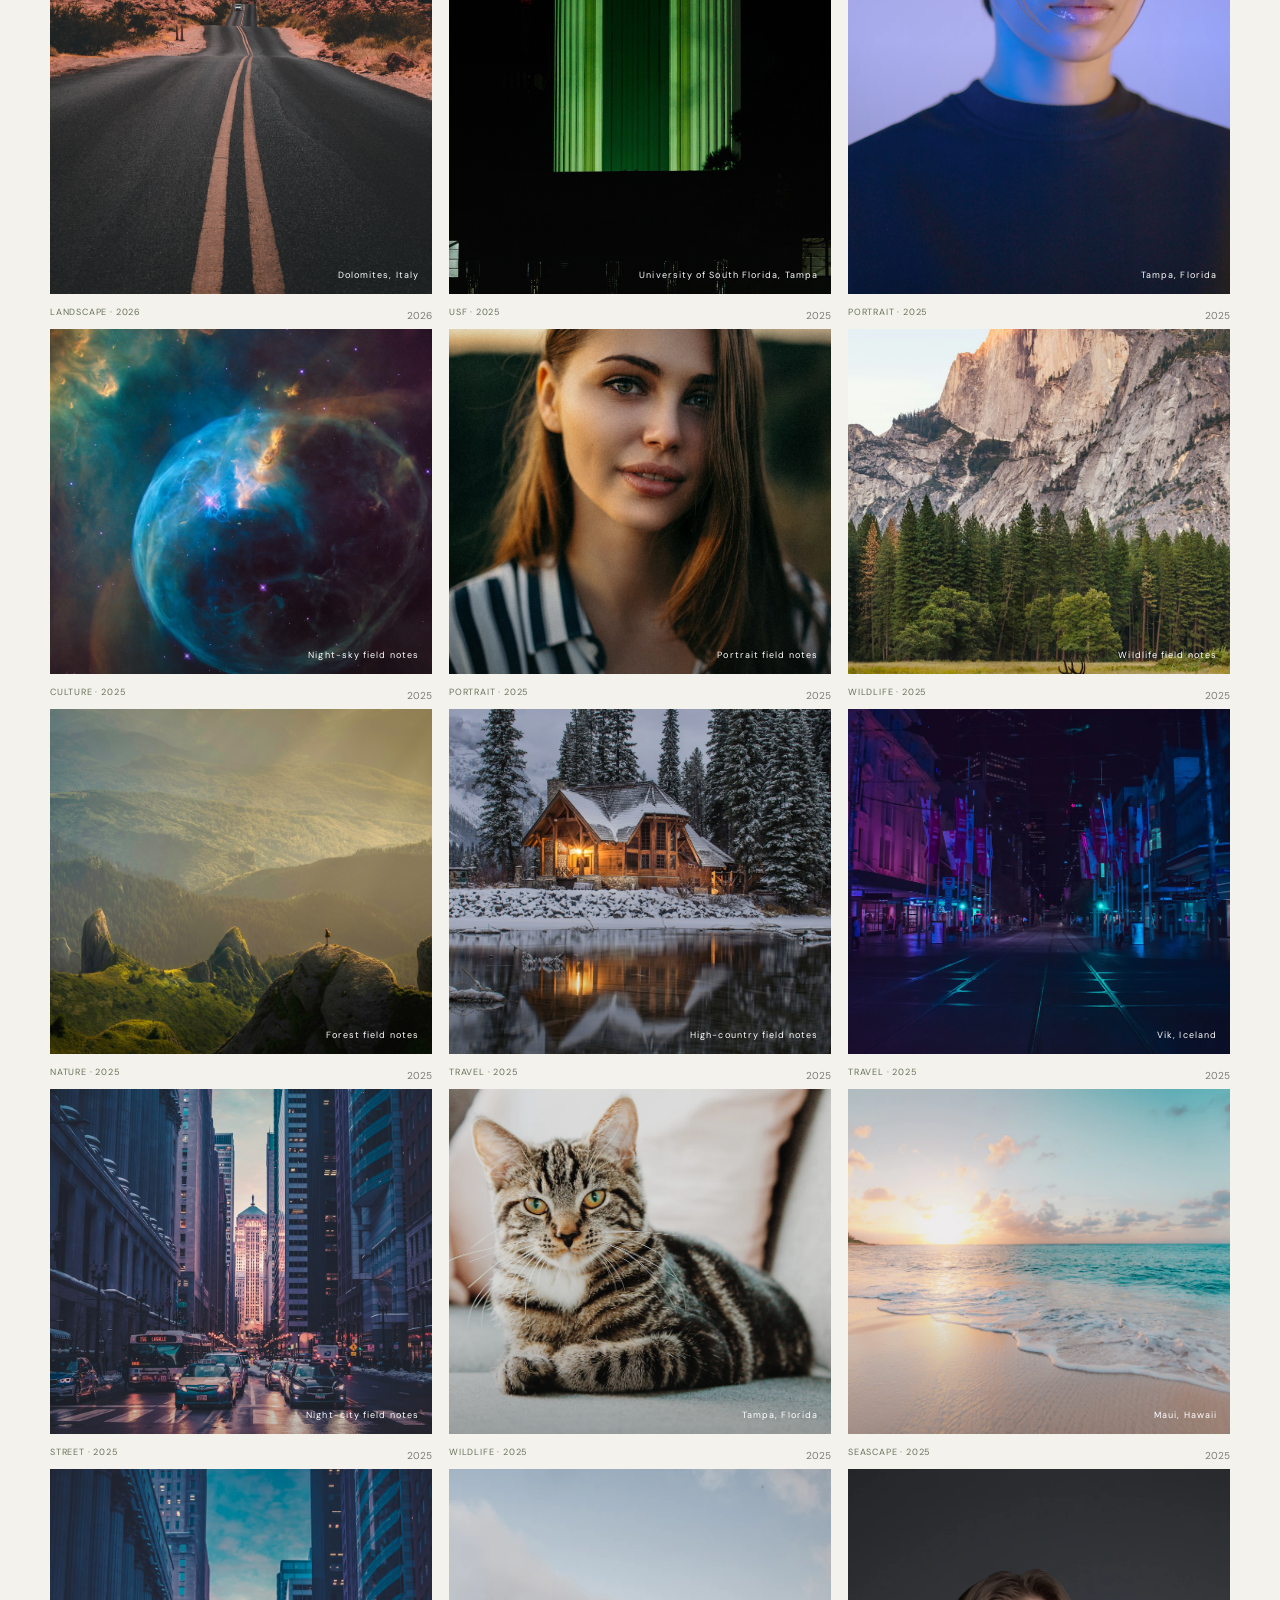
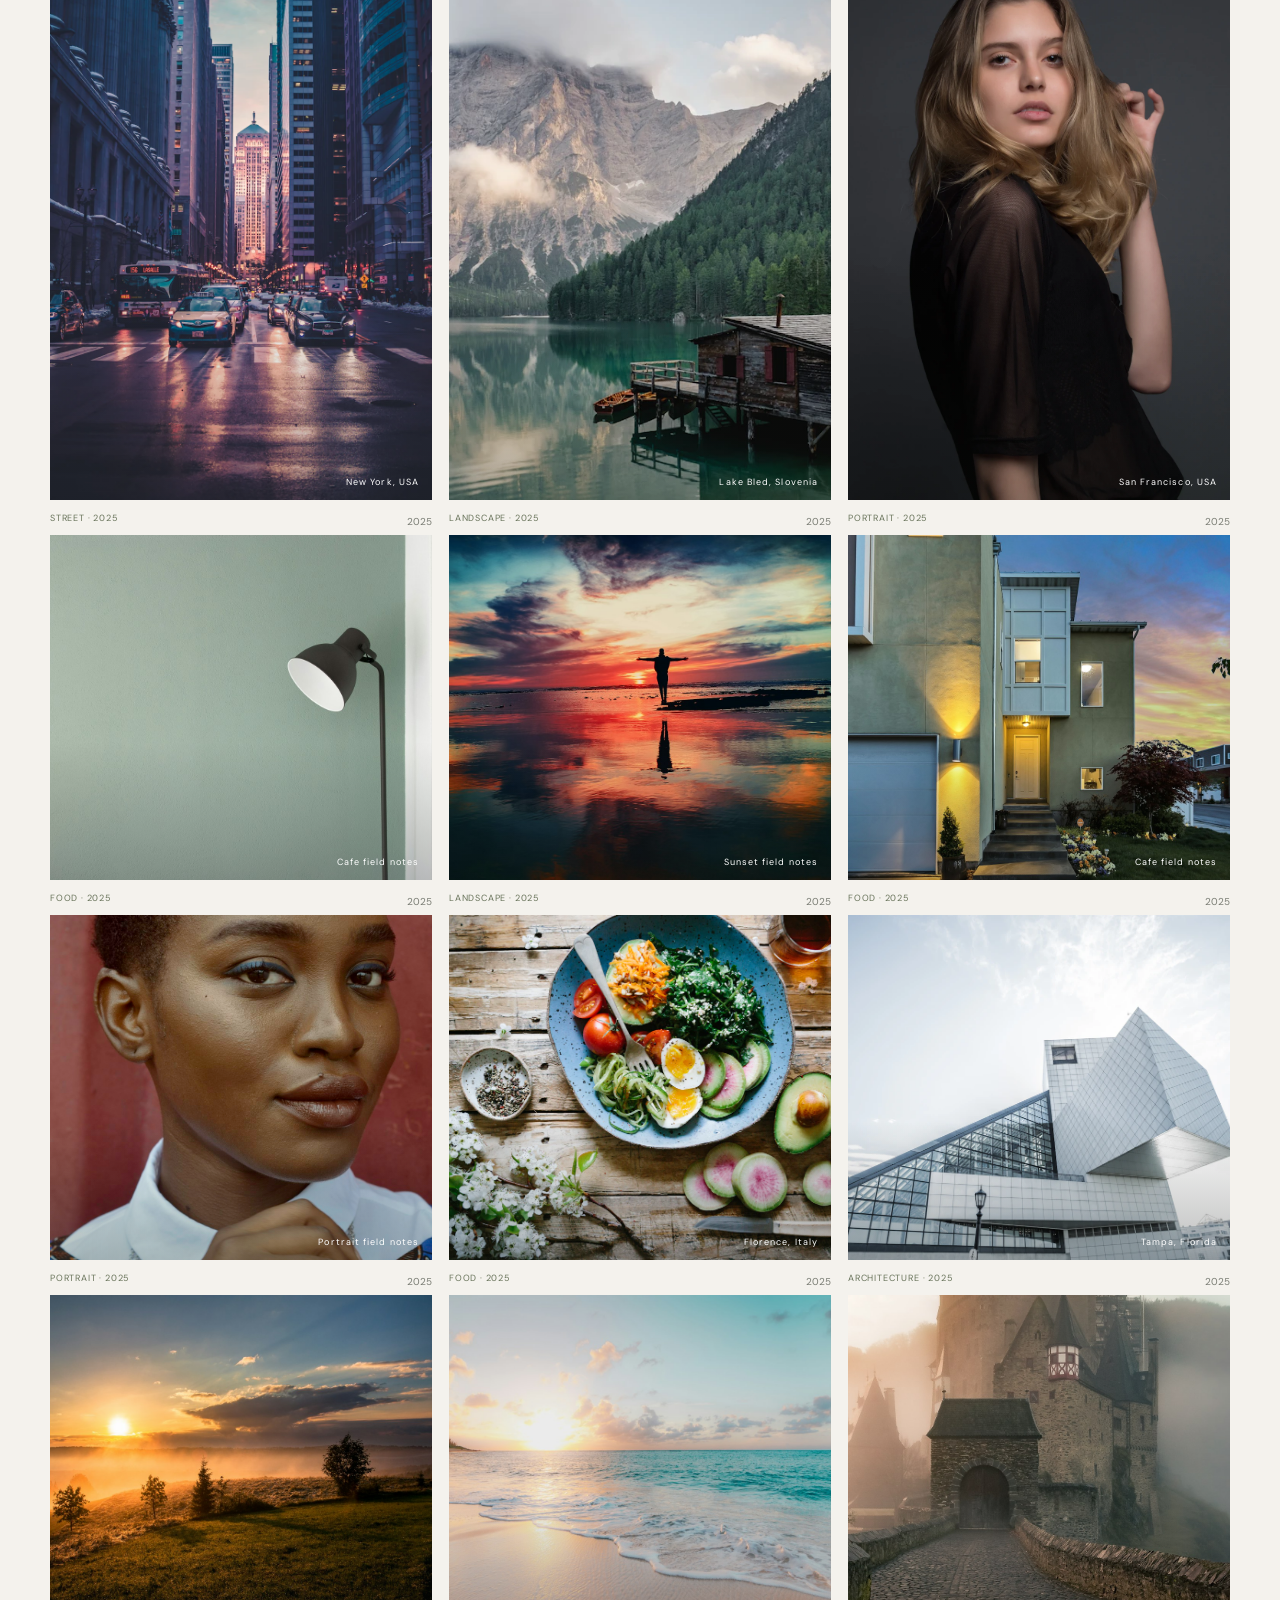
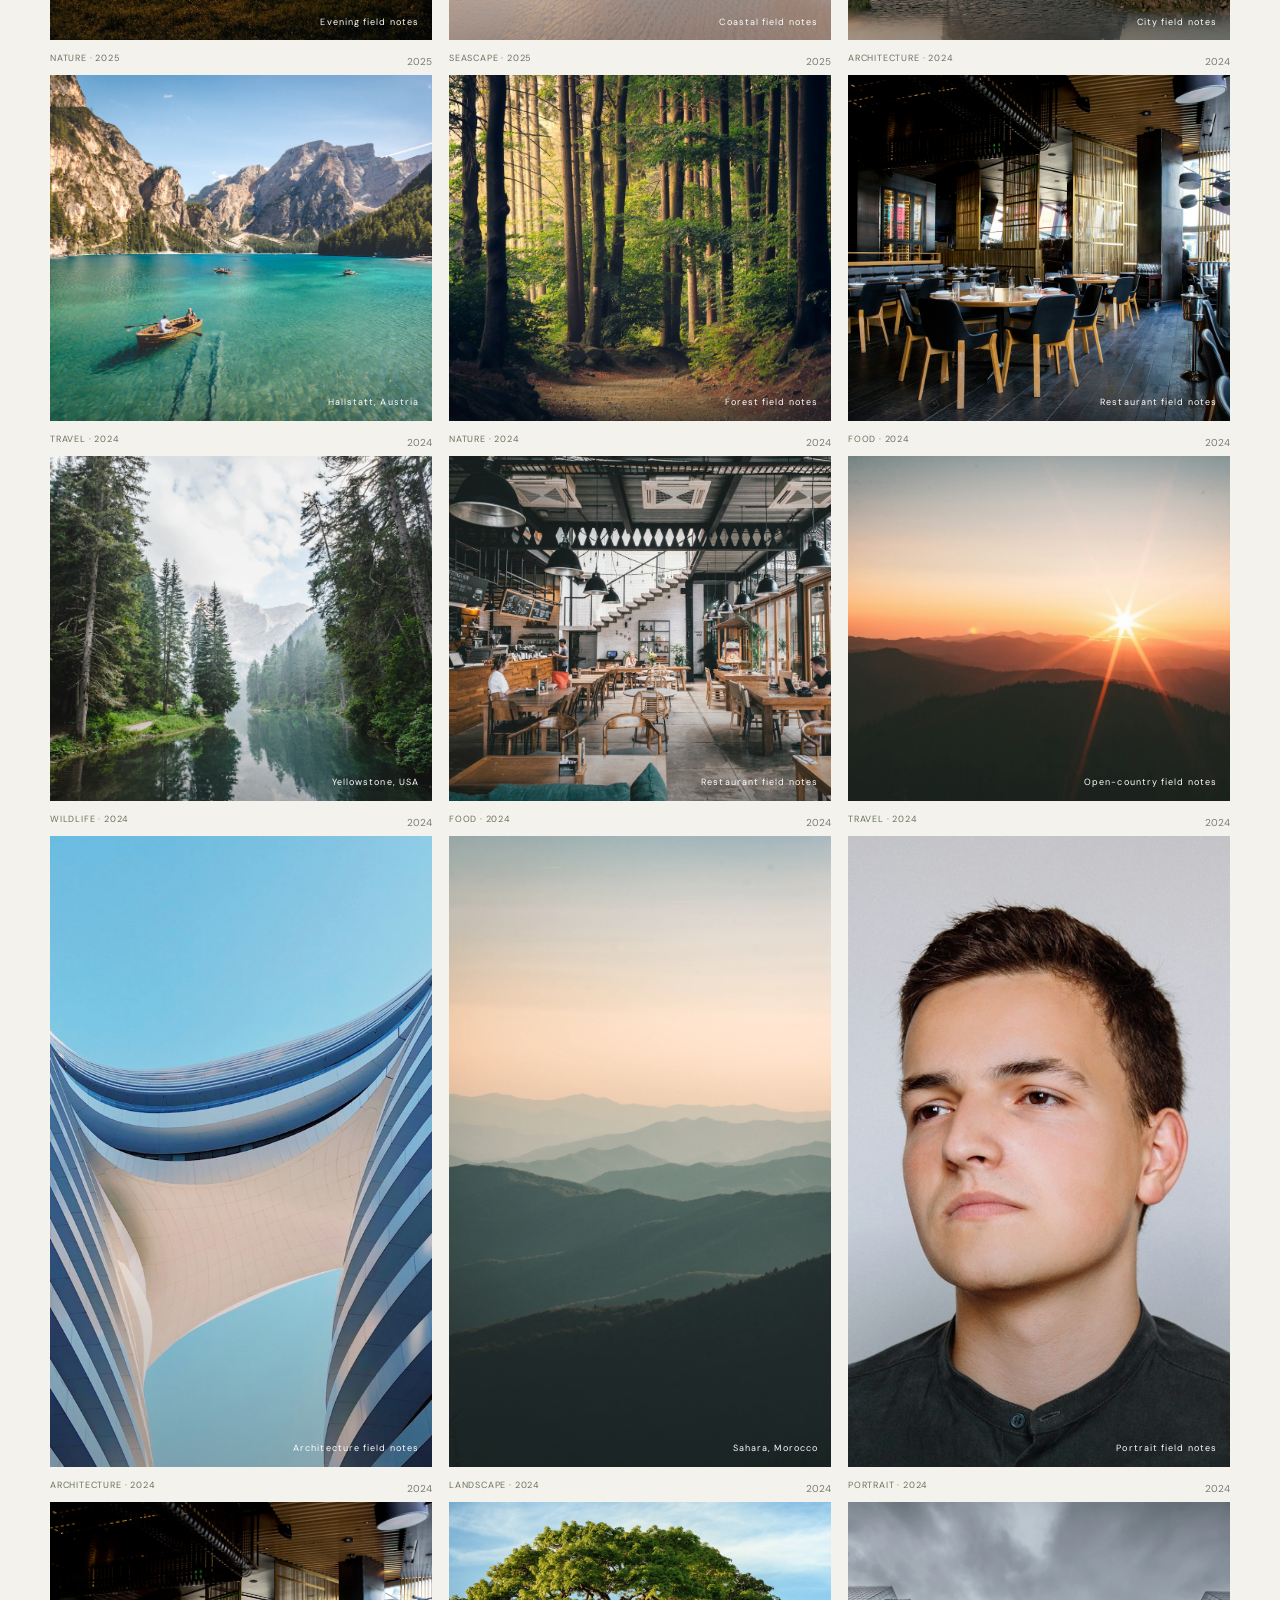
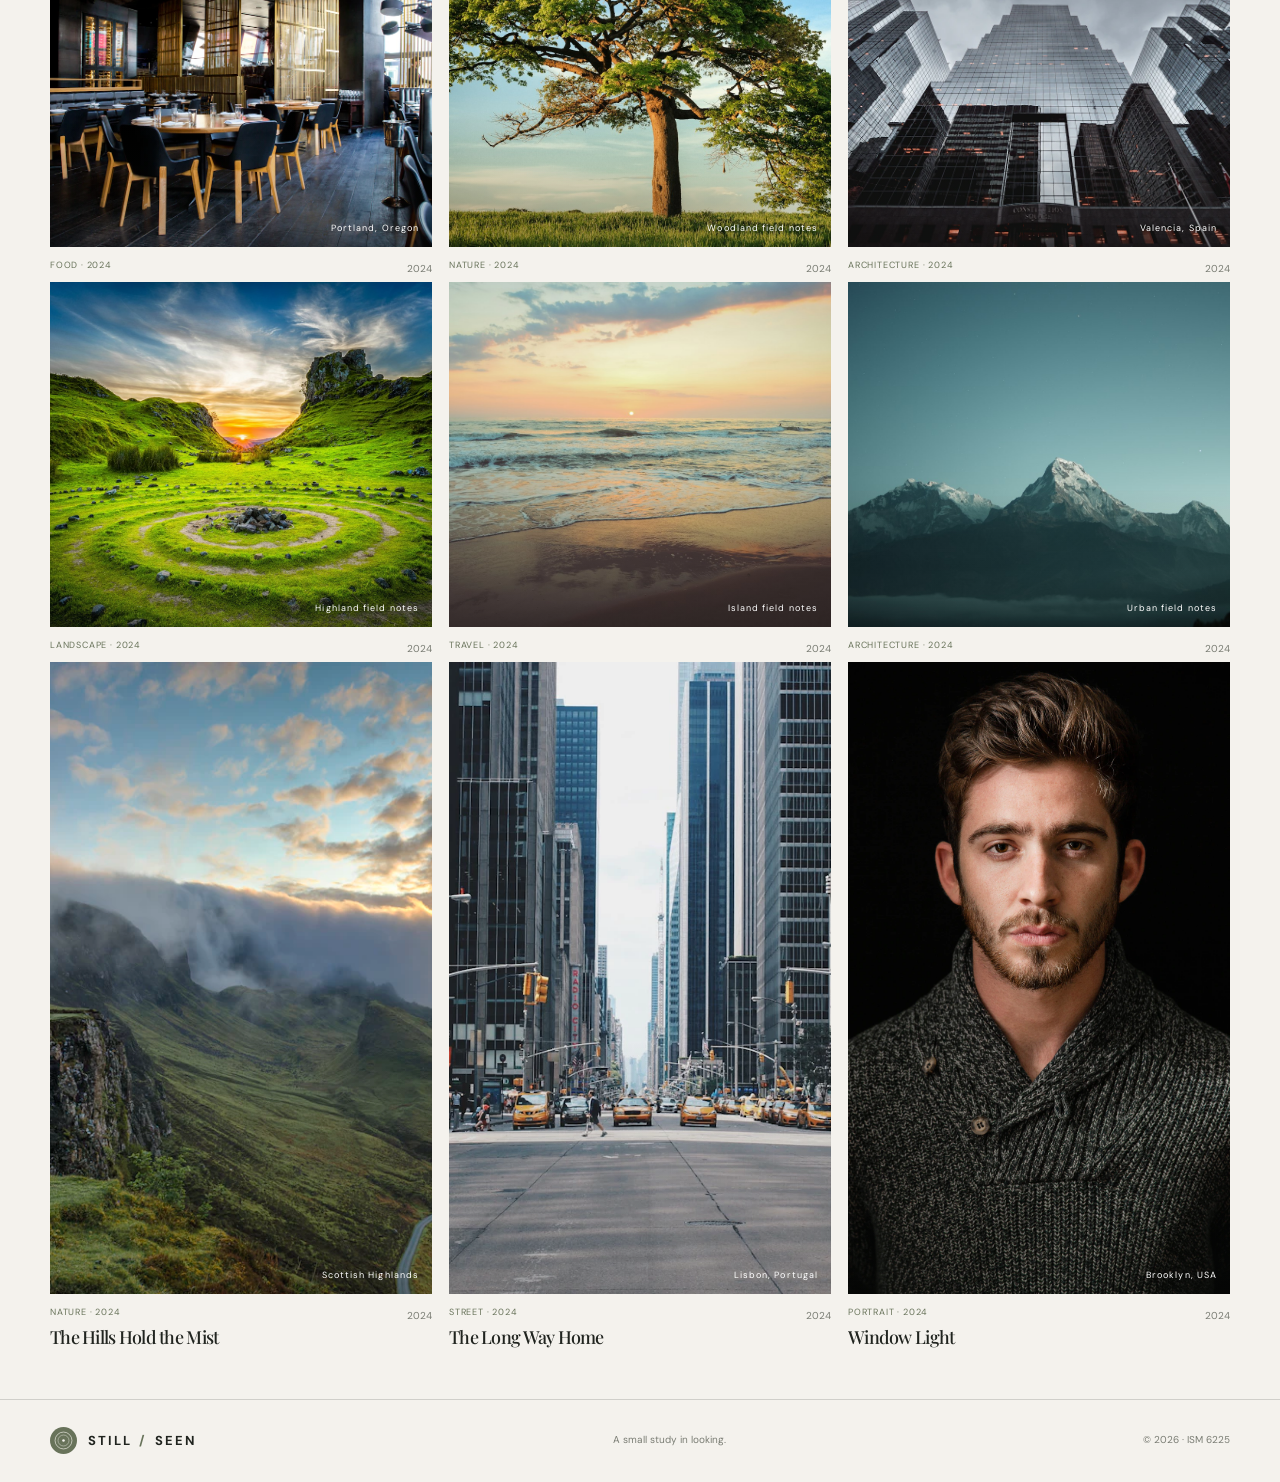
<file: portfolio.html>
<!doctype html>
<html lang="en">
<head>
  <meta charset="utf-8">
  <meta name="viewport" content="width=device-width, initial-scale=1">
  <meta name="description" content="Search, filter, and explore the Still / Seen photography collection.">
  <title>The Collection | Still / Seen</title>
  <link rel="icon" href="img/brand-mark.svg" type="image/svg+xml">
  <link rel="preconnect" href="https://fonts.googleapis.com">
  <link rel="preconnect" href="https://fonts.gstatic.com" crossorigin>
  <link href="https://fonts.googleapis.com/css2?family=DM+Sans:wght@400;500;600;700&family=Playfair+Display:wght@500;600;700&display=swap" rel="stylesheet">
  <link rel="stylesheet" href="css/main.css">
  <script src="js/main.js?v=10" defer></script>
</head>
<body>
  <a class="skip-link" href="#main-content">Skip to content</a>
  <header class="site-header"><div class="nav-shell">
    <a class="brand" href="index.html"><img src="img/brand-mark.svg" alt=""><span>STILL <i>/</i> SEEN</span></a>
    <button class="menu-toggle" type="button" aria-expanded="false" aria-controls="primary-nav" aria-label="Open navigation"><span></span><span></span></button>
    <nav class="primary-nav" id="primary-nav" aria-label="Main navigation"><a href="index.html">Home</a><a class="current" aria-current="page" href="portfolio.html">Portfolio</a><a href="managephotos.html">Manage photos</a><a href="analytics.html">Analytics</a><a href="aboutus.html">About</a></nav>
  </div></header>
  <main id="main-content" tabindex="-1">
    <section class="page-intro section-wrap"><p class="eyebrow">The visual archive · 2024 to 2026</p><h1>Collected <em>moments.</em></h1><div class="page-intro-row"><p>Each photograph is a little record of where the light fell, who was there, and what made us pause.</p><span class="page-index">01 | COLLECTION</span></div></section>
    <section class="gallery-section section-wrap">
      <div class="gallery-tools">
        <label class="search-control"><span class="sr-only">Search photographs</span><span aria-hidden="true">⌕</span><input id="photo-search" type="search" placeholder="Search title, place, or camera"></label>
        <label class="select-control"><span class="sr-only">Filter by category</span><select id="category-filter"><option value="all">All categories</option></select></label>
        <label class="select-control"><span class="sr-only">Sort photographs</span><select id="sort-order"><option value="newest">Newest first</option><option value="oldest">Oldest first</option><option value="title">Title A–Z</option></select></label>
        <button id="clear-filters" class="clear-button" type="button">Clear filters</button>
      </div>
      <div class="gallery-meta"><p id="gallery-count" aria-live="polite">Loading collection…</p><span>CLICK A FRAME TO LOOK CLOSER</span></div>
      <div class="photo-grid" id="photo-grid"></div>
      <p class="empty-state" id="gallery-empty" hidden>No photographs match that search. Try another term or clear the filters.</p>
    </section>
    <dialog class="photo-dialog" id="photo-dialog" aria-labelledby="dialog-title">
      <button class="dialog-close" type="button" aria-label="Close photograph details">×</button>
      <img id="dialog-image" alt="">
      <div class="dialog-copy"><p class="eyebrow" id="dialog-category"></p><h2 id="dialog-title"></h2><p class="dialog-description" id="dialog-description"></p><dl><div><dt>Place</dt><dd id="dialog-location"></dd></div><div><dt>Year</dt><dd id="dialog-year"></dd></div><div><dt>Camera</dt><dd id="dialog-camera"></dd></div></dl><p class="photo-credit" id="dialog-credit"></p></div>
    </dialog>
  </main>
  <footer class="site-footer"><div class="footer-inner"><a class="brand" href="index.html"><img src="img/brand-mark.svg" alt=""><span>STILL <i>/</i> SEEN</span></a><span>A small study in looking.</span><span>© <span data-year></span> · ISM 6225</span></div></footer>
</body>
</html>
</file>
<file: css/main.css>
:root {
  color-scheme: light;
  --paper: #f4f2ed;
  --paper-deep: #eae7df;
  --ink: #20241f;
  --muted: #797c73;
  --olive: #68735a;
  --line: rgba(32, 36, 31, .17);
  --serif: "Playfair Display", Georgia, serif;
  --sans: "DM Sans", Arial, sans-serif;
}
* { box-sizing: border-box; }
html { scroll-behavior: smooth; }
body { margin: 0; background: var(--paper); color: var(--ink); font-family: var(--sans); font-size: 15px; line-height: 1.65; -webkit-font-smoothing: antialiased; }
img { display: block; max-width: 100%; }
a { color: inherit; text-decoration: none; }
button, input, select, textarea { font: inherit; }
button, a { -webkit-tap-highlight-color: transparent; }
.skip-link { position: fixed; z-index: 10; top: 12px; left: 12px; padding: 11px 15px; transform: translateY(-160%); background: var(--ink); color: var(--paper); font-size: 12px; }
.skip-link:focus { transform: translateY(0); }
:focus-visible { outline: 3px solid #8a6842; outline-offset: 3px; }
main:focus { outline: none; }
.sr-only { position: absolute; width: 1px; height: 1px; overflow: hidden; clip: rect(0,0,0,0); white-space: nowrap; }
.site-header { height: 82px; border-bottom: 1px solid var(--line); }
.nav-shell, .footer-inner { width: min(1440px, calc(100% - 100px)); height: 100%; margin: 0 auto; display: flex; align-items: center; justify-content: space-between; }
.brand { display: inline-flex; align-items: center; gap: 11px; font-size: 13px; font-weight: 700; letter-spacing: .16em; white-space: nowrap; }
.brand img { width: 27px; height: 27px; }
.brand i { color: var(--olive); font-style: normal; padding: 0 2px; }
.primary-nav { display: flex; align-items: center; gap: clamp(22px, 3vw, 47px); }
.primary-nav a { position: relative; color: #555850; font-size: 12px; transition: color .2s; }
.primary-nav a:hover, .primary-nav a.current { color: var(--ink); }
.primary-nav a.current::after { position: absolute; right: 0; bottom: -9px; left: 0; height: 1px; background: var(--olive); content: ""; }
.menu-toggle { display: none; border: 0; background: transparent; }
.hero { min-height: 690px; display: grid; grid-template-columns: .89fr 1.11fr; position: relative; border-bottom: 1px solid var(--line); }
.hero-copy { padding: 105px 5vw 50px max(50px, calc((100vw - 1440px) / 2)); display: flex; flex-direction: column; align-items: flex-start; }
.eyebrow { margin: 0 0 19px; color: var(--olive); font-size: 10px; font-weight: 700; letter-spacing: .16em; line-height: 1.5; text-transform: uppercase; }
.eyebrow-dot { display: inline-block; width: 6px; height: 6px; margin-right: 9px; border-radius: 50%; background: var(--olive); vertical-align: 1px; }
h1, h2, h3, p { margin-top: 0; }
h1, h2 { font-family: var(--serif); font-weight: 500; letter-spacing: -.04em; }
h1 { margin-bottom: 23px; font-size: clamp(48px, 5.8vw, 82px); line-height: 1.08; }
h1 em, h2 em { color: var(--olive); font-weight: 500; }
.hero-description { max-width: 375px; margin: 0; color: #686b63; font-size: 14px; line-height: 1.9; }
.hero-actions { display: flex; align-items: center; gap: 25px; margin-top: 32px; }
.button { min-height: 48px; padding: 0 19px; display: inline-flex; align-items: center; justify-content: center; gap: 22px; border: 1px solid transparent; cursor: pointer; font-size: 11px; font-weight: 600; transition: background .2s, color .2s, border-color .2s; }
.button span { font-size: 16px; }
.button-dark { background: var(--ink); color: var(--paper); }
.button-dark:hover { background: var(--olive); }
.button-light { border-color: rgba(255,255,255,.4); color: var(--paper); }
.button-light:hover { background: var(--paper); color: var(--ink); }
.button-quiet { border-color: var(--line); color: var(--ink); background: transparent; }
.button-quiet:hover { border-color: var(--ink); }
.text-link { display: inline-flex; align-items: center; gap: 12px; font-size: 11px; font-weight: 600; }
.text-link span { color: var(--olive); font-size: 17px; transition: transform .2s; }
.text-link:hover span { transform: translateX(4px); }
.hero-note { display: flex; align-items: center; gap: 11px; margin-top: auto; color: var(--muted); font-size: 10px; }
.note-line { width: 24px; height: 1px; background: var(--olive); }
.hero-visual { position: relative; min-height: 690px; overflow: hidden; background: #68735a; }
.hero-visual > img { width: 100%; height: 100%; position: absolute; inset: 0; object-fit: cover; }
.hero-visual::after { position: absolute; inset: 55% 0 0; background: linear-gradient(transparent, rgba(15,19,16,.56)); content: ""; }
.photo-caption { position: absolute; z-index: 1; right: 7%; bottom: 28px; left: 7%; display: flex; justify-content: space-between; gap: 8px; color: #fff; font-size: 9px; letter-spacing: .08em; }
.image-stamp { position: absolute; z-index: 1; top: 32px; right: 32px; padding: 10px; border: 1px solid rgba(255,255,255,.6); color: white; font-size: 9px; line-height: 1.4; letter-spacing: .13em; }
.image-stamp b { font-weight: 500; }
.hero-index { position: absolute; right: 2vw; bottom: 18px; color: var(--muted); font-size: 9px; letter-spacing: .14em; writing-mode: vertical-rl; }
.section-wrap { width: min(1240px, calc(100% - 100px)); margin: 0 auto; }
.intro { padding-top: 119px; padding-bottom: 113px; display: grid; grid-template-columns: 1fr 1fr; align-items: end; gap: 80px; }
.intro h2, .section-heading h2 { margin: 0; font-size: clamp(36px, 4vw, 54px); line-height: 1.15; }
.intro-aside { max-width: 440px; padding: 0 0 4px 11px; }
.intro-aside p, .bottom-right > p { margin-bottom: 20px; color: #696c64; font-size: 13px; line-height: 1.9; }
.light-explorer { padding-top: 30px; padding-bottom: 120px; }
.explorer-shell { display: grid; grid-template-columns: 1.35fr .65fr; gap: 26px; align-items: stretch; }
.explorer-visual { --explorer-accent: #68735a; position: relative; min-height: 470px; overflow: hidden; background: #d8d2c8; border-radius: 36px; border: 1px solid rgba(32,36,31,.08); box-shadow: 0 24px 60px rgba(32,36,31,.08); }
.explorer-visual::before { position: absolute; inset: 0; background: linear-gradient(130deg, rgba(18,20,17,.10), rgba(18,20,17,.38)); content: ""; z-index: 1; }
.explorer-visual img { position: absolute; inset: 0; width: 100%; height: 100%; object-fit: cover; transition: transform .75s ease, filter .75s ease; }
.explorer-visual:hover img { transform: scale(1.04); filter: saturate(1.1); }
.explorer-overlay { position: absolute; z-index: 2; left: 30px; right: 30px; bottom: 32px; display: grid; gap: 10px; color: white; }
.explorer-badge { width: fit-content; padding: 7px 10px; border-radius: 999px; border: 1px solid rgba(255,255,255,.52); background: rgba(17,17,17,.26); backdrop-filter: blur(6px); font-size: 9px; letter-spacing: .14em; text-transform: uppercase; }
.explorer-overlay h3 { margin: 0; font-family: var(--serif); font-size: clamp(34px, 3vw, 58px); line-height: 1.04; font-weight: 500; }
.explorer-overlay p { margin: 0; max-width: 430px; font-size: 13px; line-height: 1.8; color: rgba(255,255,255,.88); }
.light-meter { position: absolute; z-index: 2; right: 28px; top: 28px; display: grid; gap: 8px; justify-items: end; color: rgba(255,255,255,.9); }
.light-meter span { font-size: 9px; letter-spacing: .12em; text-transform: uppercase; }
.meter-track { width: 150px; height: 8px; border-radius: 999px; background: rgba(255,255,255,.22); overflow: hidden; }
.meter-track > span { display: block; width: 38%; height: 100%; border-radius: inherit; background: linear-gradient(90deg, rgba(255,255,255,.95), var(--explorer-accent)); box-shadow: 0 0 20px rgba(255,255,255,.55); }
.explorer-panel { display: flex; flex-direction: column; justify-content: center; padding: clamp(20px, 2vw, 30px); background: linear-gradient(180deg, rgba(255,255,255,.6), rgba(255,255,255,.8)); border: 1px solid var(--line); border-radius: 28px; }
.explorer-panel > h3 { margin: 0 0 22px; font-family: var(--serif); font-size: clamp(28px, 2vw, 40px); line-height: 1.08; }
.mood-buttons { display: grid; grid-template-columns: repeat(2, minmax(0, 1fr)); gap: 10px; }
.mood-button { min-height: 42px; border: 1px solid var(--line); border-radius: 999px; background: rgba(255,255,255,.45); color: var(--ink); font-size: 11px; font-weight: 600; letter-spacing: .08em; text-transform: uppercase; cursor: pointer; transition: all .2s ease; }
.mood-button.is-active { background: var(--explorer-accent); border-color: transparent; color: white; box-shadow: 0 14px 30px color-mix(in srgb, var(--explorer-accent) 25%, transparent); }
.mood-facts { display: grid; gap: 14px; margin-top: 26px; padding-top: 20px; border-top: 1px solid var(--line); }
.mood-facts div { display: flex; justify-content: space-between; gap: 18px; font-size: 11px; letter-spacing: .08em; text-transform: uppercase; }
.mood-facts span { color: var(--muted); }
.mood-facts strong { font-size: 12px; letter-spacing: .06em; text-transform: none; }
.story-reel { padding-top: 10px; padding-bottom: 95px; }
.story-shell { display: grid; grid-template-columns: 1.2fr .8fr; gap: 24px; align-items: stretch; padding: 18px; border: 1px solid var(--line); border-radius: 30px; background: linear-gradient(180deg, rgba(255,255,255,.72), rgba(245,240,233,.88)); }
.story-visual { position: relative; min-height: 420px; overflow: hidden; border-radius: 22px; }
.story-visual img { position: absolute; inset: 0; width: 100%; height: 100%; object-fit: cover; }
.story-badge { position: absolute; left: 18px; top: 18px; padding: 8px 10px; border-radius: 999px; background: rgba(22,24,20,.4); color: white; font-size: 9px; letter-spacing: .12em; text-transform: uppercase; }
.story-copy { display: flex; flex-direction: column; justify-content: center; padding: 8px 10px 8px 4px; }
.story-copy h3 { margin: 0 0 16px; font-family: var(--serif); font-size: clamp(32px, 2.8vw, 48px); line-height: 1.06; }
.story-copy blockquote { margin: 0 0 16px; padding-left: 18px; border-left: 2px solid var(--olive); color: #52574f; font-size: 17px; line-height: 1.7; }
.story-meta { display: flex; justify-content: space-between; gap: 12px; padding-top: 18px; border-top: 1px solid var(--line); color: var(--muted); font-size: 11px; letter-spacing: .1em; text-transform: uppercase; }
.story-tags { display: flex; flex-wrap: wrap; gap: 8px; margin-top: 22px; }
.story-tags span { padding: 7px 10px; border-radius: 999px; border: 1px solid var(--line); background: rgba(255,255,255,.4); font-size: 9px; letter-spacing: .1em; text-transform: uppercase; }
.button-inline { display: inline-flex; align-items: center; gap: 12px; border: 0; background: transparent; padding: 0; color: var(--ink); cursor: pointer; font-size: 11px; font-weight: 600; }
.button-inline span { color: var(--olive); font-size: 17px; transition: transform .2s; }
.button-inline:hover span { transform: translateX(4px) rotate(45deg); }
.journey-map { padding-top: 20px; padding-bottom: 95px; }
.journey-shell { display: grid; grid-template-columns: 1.3fr .7fr; gap: 22px; padding: 18px; border: 1px solid var(--line); border-radius: 30px; background: linear-gradient(180deg, rgba(255,255,255,.55), rgba(249,245,239,.9)); }
.journey-preview { position: relative; min-height: 390px; overflow: hidden; border-radius: 25px; }
.journey-preview img { position: absolute; inset: 0; width: 100%; height: 100%; object-fit: cover; }
.journey-preview::before { position: absolute; inset: 0; background: linear-gradient(180deg, rgba(18,20,17,.08), rgba(18,20,17,.62)); content: ""; z-index: 1; }
.journey-overlay { position: absolute; z-index: 2; left: 26px; right: 26px; bottom: 26px; color: white; }
.journey-overlay .eyebrow { margin-bottom: 8px; color: rgba(255,255,255,.8); }
.journey-overlay h3 { margin: 0 0 10px; font-family: var(--serif); font-size: clamp(34px, 2.8vw, 52px); line-height: 1.05; }
.journey-overlay p { max-width: 500px; margin: 0; color: rgba(255,255,255,.86); font-size: 13px; line-height: 1.8; }
.journey-route { position: relative; display: grid; gap: 12px; align-content: center; padding: 18px 14px 18px 16px; }
.journey-route::before { position: absolute; left: 24px; top: 18px; bottom: 18px; width: 2px; background: linear-gradient(180deg, rgba(104,115,90,.15), rgba(104,115,90,.75), rgba(104,115,90,.15)); content: ""; }
.route-stop { position: relative; z-index: 1; display: flex; align-items: center; gap: 15px; width: 100%; padding: 12px 16px 12px 0; border: 0; background: transparent; text-align: left; cursor: pointer; }
.route-stop .marker { width: 15px; height: 15px; flex-shrink: 0; border-radius: 50%; background: rgba(104,115,90,.35); border: 2px solid rgba(104,115,90,.9); box-shadow: 0 0 0 6px rgba(104,115,90,.09); }
.route-stop.is-active .marker { background: #68735a; box-shadow: 0 0 0 8px rgba(104,115,90,.15); }
.stop-copy { display: grid; gap: 2px; padding: 10px 14px; border-radius: 14px; background: rgba(255,255,255,.35); border: 1px solid rgba(32,36,31,.06); transition: transform .2s ease, background .2s ease; }
.route-stop:hover .stop-copy, .route-stop.is-active .stop-copy { transform: translateX(4px); background: rgba(255,255,255,.8); }
.stop-copy strong { font-size: 14px; }
.stop-copy small { color: var(--muted); font-size: 9px; letter-spacing: .09em; text-transform: uppercase; }
.featured { padding-bottom: 125px; }
.section-heading { display: flex; align-items: end; justify-content: space-between; margin-bottom: 35px; }
.section-heading .eyebrow { margin-bottom: 13px; }
.section-heading h2 { font-size: 42px; }
.section-heading > .text-link { margin-bottom: 8px; }
.featured-grid { height: 540px; display: grid; grid-template-columns: 1.3fr 1fr 1fr; gap: 15px; }
.featured-card { min-height: 250px; position: relative; overflow: hidden; background: var(--paper-deep); }
.featured-card::after { position: absolute; inset: 45% 0 0; background: linear-gradient(transparent, rgba(15,19,16,.69)); content: ""; }
.featured-card img { width: 100%; height: 100%; position: absolute; inset: 0; object-fit: cover; transition: transform .65s; }
.featured-card:hover img { transform: scale(1.035); }
.card-number { position: absolute; z-index: 1; top: 18px; left: 19px; color: white; font-size: 10px; letter-spacing: .1em; }
.featured-label { position: absolute; z-index: 1; right: 20px; bottom: 20px; left: 20px; display: grid; gap: 5px; color: white; }
.featured-label span { font-size: 9px; letter-spacing: .1em; text-transform: uppercase; }
.featured-label b { font-family: var(--serif); font-size: 21px; font-weight: 500; }
.home-bottom { padding: 89px 0 83px; background: #272c26; color: var(--paper); }
.bottom-inner { display: grid; grid-template-columns: 1fr 1fr; gap: 90px; }
.bottom-inner h2 { margin: 0; font-size: 60px; line-height: 1.1; }
.bottom-inner h2 em { color: #b4bda5; }
.bottom-inner .eyebrow { color: #b4bda5; }
.bottom-right > p { max-width: 460px; color: #c4c6be; }
.stat-line { display: flex; gap: 47px; margin: 27px 0 30px; padding-top: 18px; border-top: 1px solid rgba(255,255,255,.2); }
.stat-line div { display: grid; gap: 3px; }
.stat-line strong { font-family: var(--serif); font-size: 28px; font-weight: 500; }
.stat-line span { color: #b9bcb3; font-size: 9px; letter-spacing: .06em; }
.site-footer { min-height: 82px; border-top: 1px solid var(--line); }
.footer-inner { min-height: 82px; gap: 20px; }
.footer-inner > span { color: var(--muted); font-size: 10px; }
.footer-inner .brand { color: var(--ink); }
.page-intro { padding-top: 88px; padding-bottom: 45px; }
.page-intro h1 { margin-bottom: 21px; font-size: clamp(52px, 7vw, 88px); }
.page-intro-row { display: flex; justify-content: space-between; align-items: end; gap: 20px; padding-bottom: 25px; border-bottom: 1px solid var(--line); }
.page-intro-row p { max-width: 420px; margin: 0; color: #696c64; font-size: 13px; }
.page-index { color: var(--muted); font-size: 9px; letter-spacing: .14em; white-space: nowrap; }
.gallery-section { padding-top: 11px; padding-bottom: 105px; }
.gallery-tools { display: grid; grid-template-columns: minmax(220px, 1fr) 190px 170px auto; align-items: center; gap: 12px; padding: 19px 0 15px; border-bottom: 1px solid var(--line); }
.search-control, .select-control { height: 44px; display: flex; align-items: center; gap: 11px; padding: 0 13px; border: 1px solid var(--line); background: rgba(255,255,255,.3); }
.search-control > span:not(.sr-only) { color: var(--olive); font-size: 22px; }
.search-control input, .select-control select { width: 100%; border: 0; outline: 0; background: transparent; color: var(--ink); font-size: 11px; }
.search-control input::placeholder { color: #878980; }
.select-control select { cursor: pointer; }
.clear-button { border: 0; background: transparent; color: var(--olive); cursor: pointer; font-size: 10px; text-align: right; }
.clear-button:hover { text-decoration: underline; }
.gallery-meta { display: flex; justify-content: space-between; padding: 20px 0; }
.gallery-meta p { margin: 0; color: var(--muted); font-size: 11px; }
.gallery-meta > span { color: var(--muted); font-size: 9px; letter-spacing: .1em; }
.photo-grid { display: grid; grid-template-columns: repeat(3, minmax(0, 1fr)); gap: 35px 17px; }
.gallery-card { min-width: 0; border: 0; padding: 0; background: transparent; color: inherit; cursor: pointer; text-align: left; }
.gallery-image { position: relative; aspect-ratio: 1.16; overflow: hidden; background: var(--paper-deep); }
.gallery-image img { width: 100%; height: 100%; object-fit: cover; transition: transform .5s; }
.gallery-card:hover img { transform: scale(1.035); }
.gallery-image::after { position: absolute; inset: 60% 0 0; background: linear-gradient(transparent, rgba(15,19,16,.27)); content: ""; }
.gallery-image > span { position: absolute; z-index: 1; right: 13px; bottom: 11px; color: white; font-size: 9px; letter-spacing: .12em; }
.gallery-card-copy { display: flex; justify-content: space-between; gap: 12px; padding-top: 11px; }
.gallery-card-copy > span { min-width: 0; flex: 1; }
.gallery-card-copy p { overflow: hidden; margin: 0 0 3px; color: var(--olive); font-size: 9px; letter-spacing: .09em; text-overflow: ellipsis; text-transform: uppercase; white-space: nowrap; }
.gallery-card-copy h2 { overflow: hidden; margin: 0; font-family: var(--serif); font-size: 18px; font-weight: 500; text-overflow: ellipsis; white-space: nowrap; }
.gallery-card-copy time { flex-shrink: 0; padding-top: 3px; color: var(--muted); font-size: 10px; }
.empty-state { padding: 35px 20px; color: var(--muted); font-size: 13px; text-align: center; }
.photo-dialog { width: min(900px, calc(100% - 32px)); max-height: calc(100% - 32px); padding: 0; overflow: auto; border: 0; background: var(--paper); color: var(--ink); }
.photo-dialog::backdrop { background: rgba(22,26,22,.76); }
.photo-dialog[open] { display: grid; grid-template-columns: 1.2fr 1fr; }
.photo-dialog > img { width: 100%; height: 100%; max-height: 590px; object-fit: cover; background: var(--paper-deep); }
.dialog-copy { align-self: center; padding: 42px; }
.dialog-copy h2 { margin: 0 0 17px; font-size: 37px; }
.dialog-description { color: #686b63; font-size: 12px; line-height: 1.8; }
.dialog-copy dl { display: grid; grid-template-columns: 1fr 1fr; gap: 17px; margin: 25px 0 0; padding-top: 18px; border-top: 1px solid var(--line); }
.dialog-copy dl div { display: grid; gap: 4px; }
.dialog-copy dt { color: var(--muted); font-size: 9px; letter-spacing: .1em; text-transform: uppercase; }
.dialog-copy dd { margin: 0; font-size: 11px; }
.photo-credit { margin: 22px 0 0; color: var(--muted); font-size: 10px; line-height: 1.7; }
.photo-credit a { color: var(--olive); text-decoration: underline; text-underline-offset: 2px; }
.dialog-close { position: absolute; z-index: 2; top: 12px; right: 12px; width: 36px; height: 36px; border: 1px solid var(--line); border-radius: 50%; background: var(--paper); cursor: pointer; font-size: 23px; line-height: 1; }
.manager-layout { display: grid; grid-template-columns: minmax(300px, .75fr) 1.25fr; gap: clamp(35px, 6vw, 85px); padding-top: 15px; padding-bottom: 110px; align-items: start; }
.entry-form { padding: 26px; border: 1px solid var(--line); background: rgba(255,255,255,.25); }
.form-heading, .records-heading { display: flex; justify-content: space-between; align-items: end; gap: 14px; margin-bottom: 25px; padding-bottom: 18px; border-bottom: 1px solid var(--line); }
.form-heading .eyebrow, .records-heading .eyebrow { margin-bottom: 7px; }
.form-heading h2, .records-heading h2 { margin: 0; font-size: 25px; }
.record-number, .records-heading > p { margin: 0; color: var(--muted); font-size: 8px; letter-spacing: .12em; white-space: nowrap; }
.form-field { display: grid; gap: 6px; margin-bottom: 14px; }
.form-field > span { color: #4c5049; font-size: 10px; font-weight: 600; }
.form-field > span b { color: #a44f3f; }
.form-field input, .form-field select, .form-field textarea { width: 100%; min-height: 42px; padding: 10px 11px; border: 1px solid var(--line); border-radius: 0; outline-color: var(--olive); background: #faf9f6; color: var(--ink); font-size: 11px; }
.form-field textarea { resize: vertical; }
.form-field input::placeholder, .form-field textarea::placeholder { color: #999b94; }
.form-row { display: grid; grid-template-columns: 1fr .75fr; gap: 12px; }
.form-actions { display: flex; gap: 9px; margin-top: 20px; }
.form-actions .button { min-height: 43px; padding: 0 13px; font-size: 10px; }
.form-feedback { min-height: 18px; margin: 10px 0 0; color: var(--olive); font-size: 10px; }
.form-feedback.error { color: #a44f3f; }
.records-panel { min-width: 0; }
.records-heading h2 span { color: var(--muted); font: 11px var(--sans); }
.records-list { display: grid; }
.record-row { display: grid; grid-template-columns: 82px 1fr auto; gap: 16px; align-items: center; padding: 13px 0; border-bottom: 1px solid var(--line); }
.record-row > img { width: 82px; height: 64px; object-fit: cover; background: var(--paper-deep); }
.record-info { min-width: 0; }
.record-info p { overflow: hidden; margin: 0 0 4px; color: var(--olive); font-size: 9px; letter-spacing: .08em; text-overflow: ellipsis; text-transform: uppercase; white-space: nowrap; }
.record-info h3 { overflow: hidden; margin: 0; font-family: var(--serif); font-size: 17px; font-weight: 500; text-overflow: ellipsis; white-space: nowrap; }
.record-info span { color: var(--muted); font-size: 10px; }
.record-actions { display: flex; gap: 7px; }
.record-actions button { min-width: 48px; padding: 6px 8px; border: 1px solid var(--line); background: transparent; color: var(--ink); cursor: pointer; font-size: 9px; }
.record-actions button:hover { border-color: var(--olive); color: var(--olive); }
.record-actions .delete-record:hover { border-color: #a44f3f; color: #a44f3f; }
.analytics-section { padding-top: 12px; padding-bottom: 110px; }
.metric-grid { display: grid; grid-template-columns: repeat(4, 1fr); gap: 13px; margin-bottom: 36px; }
.metric-card { min-height: 142px; padding: 20px; display: flex; flex-direction: column; border: 1px solid var(--line); }
.metric-card > span { color: var(--muted); font-size: 10px; }
.metric-card strong { margin: 7px 0 4px; font-family: var(--serif); font-size: 40px; font-weight: 500; line-height: 1.2; }
.metric-card small { color: var(--muted); font-size: 9px; }
.chart-grid { display: grid; grid-template-columns: 1fr 1fr; gap: 15px; }
.chart-card { min-width: 0; padding: 23px; border: 1px solid var(--line); }
.chart-heading { display: flex; justify-content: space-between; align-items: start; gap: 10px; margin-bottom: 18px; }
.chart-heading .eyebrow { margin-bottom: 5px; }
.chart-heading h2 { margin: 0; font-size: 23px; }
.chart-heading > span { padding-top: 6px; color: var(--muted); font-size: 8px; letter-spacing: .1em; white-space: nowrap; }
.chart-container { height: 265px; position: relative; }
.chart-wide { grid-column: 1 / -1; }
.chart-container-wide { height: 260px; }
.chart-error { padding: 15px; border: 1px solid #c9a77d; color: #795d38; font-size: 12px; }
.analytics-note { max-width: 700px; margin: 27px 0 0; color: var(--muted); font-size: 11px; }
.analytics-note a { color: var(--olive); text-decoration: underline; text-underline-offset: 3px; }
.about-hero { min-height: 520px; display: grid; grid-template-columns: 1fr .82fr; align-items: center; gap: 90px; padding-top: 65px; padding-bottom: 65px; }
.about-hero h1 { margin-bottom: 23px; font-size: clamp(52px, 6.4vw, 81px); }
.about-lead { max-width: 485px; margin-bottom: 26px; color: #686b63; font-size: 14px; line-height: 1.9; }
.about-lead strong { color: var(--ink); font-weight: 600; }
.about-image { height: 390px; position: relative; }
.about-image img { width: 100%; height: 100%; object-fit: cover; }
.about-image span { position: absolute; right: 0; bottom: 0; padding: 11px 14px; background: var(--paper); color: var(--muted); font-size: 8px; letter-spacing: .13em; }
.about-body { display: grid; grid-template-columns: .65fr 1.35fr; gap: 80px; padding-top: 75px; padding-bottom: 100px; border-top: 1px solid var(--line); }
.about-kicker > span { color: var(--muted); font-size: 10px; }
.about-story { max-width: 700px; }
.about-story h2 { margin-bottom: 22px; font-size: 38px; line-height: 1.25; }
.about-story > p { color: #686b63; font-size: 13px; line-height: 1.9; }
.tech-tags { display: flex; flex-wrap: wrap; gap: 8px; margin: 27px 0; }
.tech-tags span { padding: 7px 11px; border: 1px solid var(--line); color: #565a52; font-size: 9px; }
.github-reminder { margin-top: 12px; color: var(--muted); font-size: 10px !important; }
.about-end { padding: 42px 0; background: var(--paper-deep); }
.about-end > div { display: flex; align-items: center; justify-content: space-between; gap: 20px; }
.about-end .eyebrow { margin: 0; }
.about-end a { font-family: var(--serif); font-size: 20px; }
.about-end a span { color: var(--olive); }
.frame-game { padding-bottom: 120px; }
.frame-game .section-heading { align-items: end; }
.frame-game-score { margin: 0 0 8px; color: var(--muted); font-size: 11px; }
.frame-game-shell { display: grid; grid-template-columns: 1.15fr .85fr; min-height: 390px; overflow: hidden; border: 1px solid var(--line); background: rgba(255,255,255,.48); }
.frame-game-image { min-height: 390px; overflow: hidden; background: var(--paper-deep); }
.frame-game-image img { width: 100%; height: 100%; min-height: 390px; object-fit: cover; }
.frame-game-card { display: flex; flex-direction: column; align-items: flex-start; justify-content: center; padding: clamp(24px, 4vw, 58px); }
.frame-game-card .eyebrow { margin-bottom: 12px; }
.frame-game-card h3 { margin: 0 0 23px; font-family: var(--serif); font-size: clamp(27px, 3vw, 39px); font-weight: 500; letter-spacing: -.03em; line-height: 1.16; }
.frame-game-options { width: 100%; display: grid; grid-template-columns: 1fr 1fr; gap: 9px; }
.frame-game-option { min-height: 44px; padding: 9px 12px; border: 1px solid var(--line); background: transparent; color: var(--ink); cursor: pointer; font-size: 11px; text-align: left; transition: background .2s, color .2s, border-color .2s; }
.frame-game-option:hover:not(:disabled) { border-color: var(--olive); background: rgba(104,115,90,.08); }
.frame-game-option.is-correct { border-color: var(--olive); background: var(--olive); color: white; }
.frame-game-option.is-wrong { border-color: #a76756; background: #a76756; color: white; }
.frame-game-option:disabled { cursor: default; }
.frame-game-feedback { min-height: 48px; margin: 17px 0 14px; color: #686b63; font-size: 12px; line-height: 1.7; }
.frame-game-next { min-height: 43px; margin-bottom: 17px; }
.frame-game-browse { font-size: 10px; }
[hidden].frame-game-next, [hidden].frame-game-browse { display: none; }
@media (min-width: 1441px) { .hero-copy { padding-left: calc((100vw - 1440px) / 2); } }
@media (max-width: 900px) {
  .nav-shell, .footer-inner, .section-wrap { width: calc(100% - 56px); }
  .hero { min-height: 590px; grid-template-columns: .92fr 1.08fr; }
  .hero-copy { min-height: 590px; padding: 82px 26px 40px 28px; }
  .hero-visual { min-height: 590px; }
  .hero-actions { align-items: flex-start; flex-direction: column; gap: 17px; }
  .intro { gap: 40px; padding-top: 85px; padding-bottom: 85px; }
  .featured-grid { height: 440px; gap: 10px; }
  .bottom-inner { gap: 45px; }
  .gallery-tools { grid-template-columns: 1fr 1fr 1fr; }
  .search-control { grid-column: 1 / -1; }
  .clear-button { text-align: left; }
  .manager-layout { grid-template-columns: minmax(280px, .8fr) 1.2fr; gap: 28px; }
  .entry-form { padding: 20px; }
  .record-row { grid-template-columns: 66px 1fr; gap: 11px; }
  .record-row > img { width: 66px; height: 58px; }
  .record-actions { grid-column: 2; }
  .story-shell { grid-template-columns: 1fr; }
  .story-copy { padding: 0; }
  .about-hero { gap: 40px; }
  .about-image { height: 330px; }
  .about-body { gap: 40px; }
  .frame-game-shell { grid-template-columns: 1fr 1fr; }
  .frame-game-card { padding: 24px; }
}
@media (max-width: 620px) {
  body { font-size: 14px; }
  .site-header { height: 68px; position: relative; z-index: 5; }
  .nav-shell, .footer-inner, .section-wrap { width: calc(100% - 40px); }
  .brand { font-size: 11px; }
  .brand img { width: 24px; height: 24px; }
  .menu-toggle { width: 40px; height: 40px; display: grid; align-content: center; justify-items: center; gap: 5px; cursor: pointer; }
  .menu-toggle span { width: 19px; height: 1px; background: var(--ink); }
  .primary-nav { position: absolute; top: 67px; right: 0; left: 0; display: none; padding: 9px 20px 18px; border-bottom: 1px solid var(--line); background: var(--paper); }
  .primary-nav.is-open { display: grid; gap: 0; }
  .primary-nav a { padding: 12px 0; border-bottom: 1px solid var(--line); }
  .primary-nav a.current::after { display: none; }
  .hero { display: flex; flex-direction: column; }
  .hero-copy { min-height: 480px; padding: 66px 25px 28px 20px; }
  h1 { font-size: clamp(49px, 13vw, 70px); }
  .hero-description { max-width: 340px; }
  .hero-actions { align-items: center; flex-direction: row; flex-wrap: wrap; gap: 15px 20px; margin-top: 25px; }
  .hero-visual { min-height: 390px; }
  .hero-index { display: none; }
  .photo-caption { font-size: 8px; }
  .intro { grid-template-columns: 1fr; gap: 23px; padding-top: 67px; padding-bottom: 69px; }
  .intro h2, .section-heading h2 { font-size: 38px; }
  .intro-aside { padding-left: 0; }
  .featured { padding-bottom: 75px; }
  .section-heading { align-items: flex-start; flex-direction: column; gap: 18px; }
  .featured-grid { height: auto; grid-template-columns: 1fr 1fr; gap: 9px; }
  .featured-card { min-height: 210px; }
  .featured-large { grid-column: 1 / -1; min-height: 320px; }
  .featured-label { right: 12px; bottom: 13px; left: 12px; }
  .featured-label b { font-size: 17px; }
  .home-bottom { padding: 62px 0; }
  .bottom-inner { grid-template-columns: 1fr; gap: 27px; }
  .bottom-inner h2 { font-size: 51px; }
  .stat-line { gap: 25px; justify-content: space-between; }
  .story-shell { padding: 12px; }
  .story-visual { min-height: 290px; }
  .story-copy h3 { font-size: 33px; }
  .story-copy blockquote { font-size: 15px; }
  .story-meta { flex-direction: column; gap: 8px; }
  .footer-inner { min-height: 103px; flex-wrap: wrap; justify-content: space-between; gap: 4px 10px; padding-top: 18px; padding-bottom: 15px; }
  .footer-inner > span:nth-child(2) { display: none; }
  .footer-inner > span { font-size: 9px; }
  .page-intro { padding-top: 59px; padding-bottom: 30px; }
  .page-intro h1 { font-size: clamp(48px, 13vw, 72px); }
  .page-intro-row { align-items: flex-start; flex-direction: column; }
  .gallery-section { padding-bottom: 72px; }
  .gallery-tools { grid-template-columns: 1fr 1fr; gap: 8px; }
  .search-control { grid-column: 1 / -1; }
  .select-control { padding: 0 8px; }
  .clear-button { padding: 8px 0; }
  .gallery-meta > span { max-width: 125px; text-align: right; }
  .photo-grid { grid-template-columns: repeat(2, minmax(0, 1fr)); gap: 25px 10px; }
  .gallery-image { aspect-ratio: .9; }
  .gallery-card-copy h2 { font-size: 15px; }
  .gallery-card-copy p { font-size: 8px; }
  .gallery-card-copy time { font-size: 9px; }
  .photo-dialog[open] { grid-template-columns: 1fr; }
  .photo-dialog > img { max-height: 45vh; }
  .dialog-copy { padding: 24px; }
  .dialog-copy h2 { font-size: 30px; }
  .manager-layout { grid-template-columns: 1fr; gap: 44px; padding-bottom: 75px; }
  .entry-form { padding: 19px; }
  .records-heading { align-items: flex-start; flex-direction: column; }
  .record-row { grid-template-columns: 65px minmax(0, 1fr) auto; gap: 10px; }
  .record-row > img { width: 65px; height: 55px; }
  .record-actions { grid-column: auto; flex-direction: column; }
  .record-actions button { min-width: 47px; }
  .record-info h3 { font-size: 15px; }
  .record-info span { font-size: 9px; }
  .metric-grid { grid-template-columns: 1fr 1fr; gap: 8px; }
  .metric-card { min-height: 120px; padding: 13px; }
  .metric-card strong { font-size: 34px; }
  .chart-grid { grid-template-columns: 1fr; }
  .chart-wide { grid-column: auto; }
  .chart-card { padding: 17px; }
  .chart-heading { flex-direction: column; }
  .chart-heading h2 { font-size: 21px; }
  .chart-container { height: 250px; }
  .about-hero { min-height: initial; grid-template-columns: 1fr; gap: 32px; padding-top: 58px; padding-bottom: 55px; }
  .about-hero h1 { font-size: 59px; }
  .about-image { height: 310px; }
  .about-body { grid-template-columns: 1fr; gap: 16px; padding-top: 46px; padding-bottom: 65px; }
  .about-story h2 { font-size: 32px; }
  .about-end > div { align-items: flex-start; flex-direction: column; }
  .frame-game { padding-bottom: 75px; }
  .frame-game .section-heading { align-items: flex-start; }
  .frame-game-shell { grid-template-columns: 1fr; }
  .frame-game-image, .frame-game-image img { min-height: 280px; max-height: 360px; }
  .frame-game-card { padding: 24px 20px; }
}
@media (prefers-reduced-motion: reduce) {
  *, *::before, *::after { scroll-behavior: auto !important; transition-duration: .01ms !important; animation-duration: .01ms !important; animation-iteration-count: 1 !important; }
}
</file>
